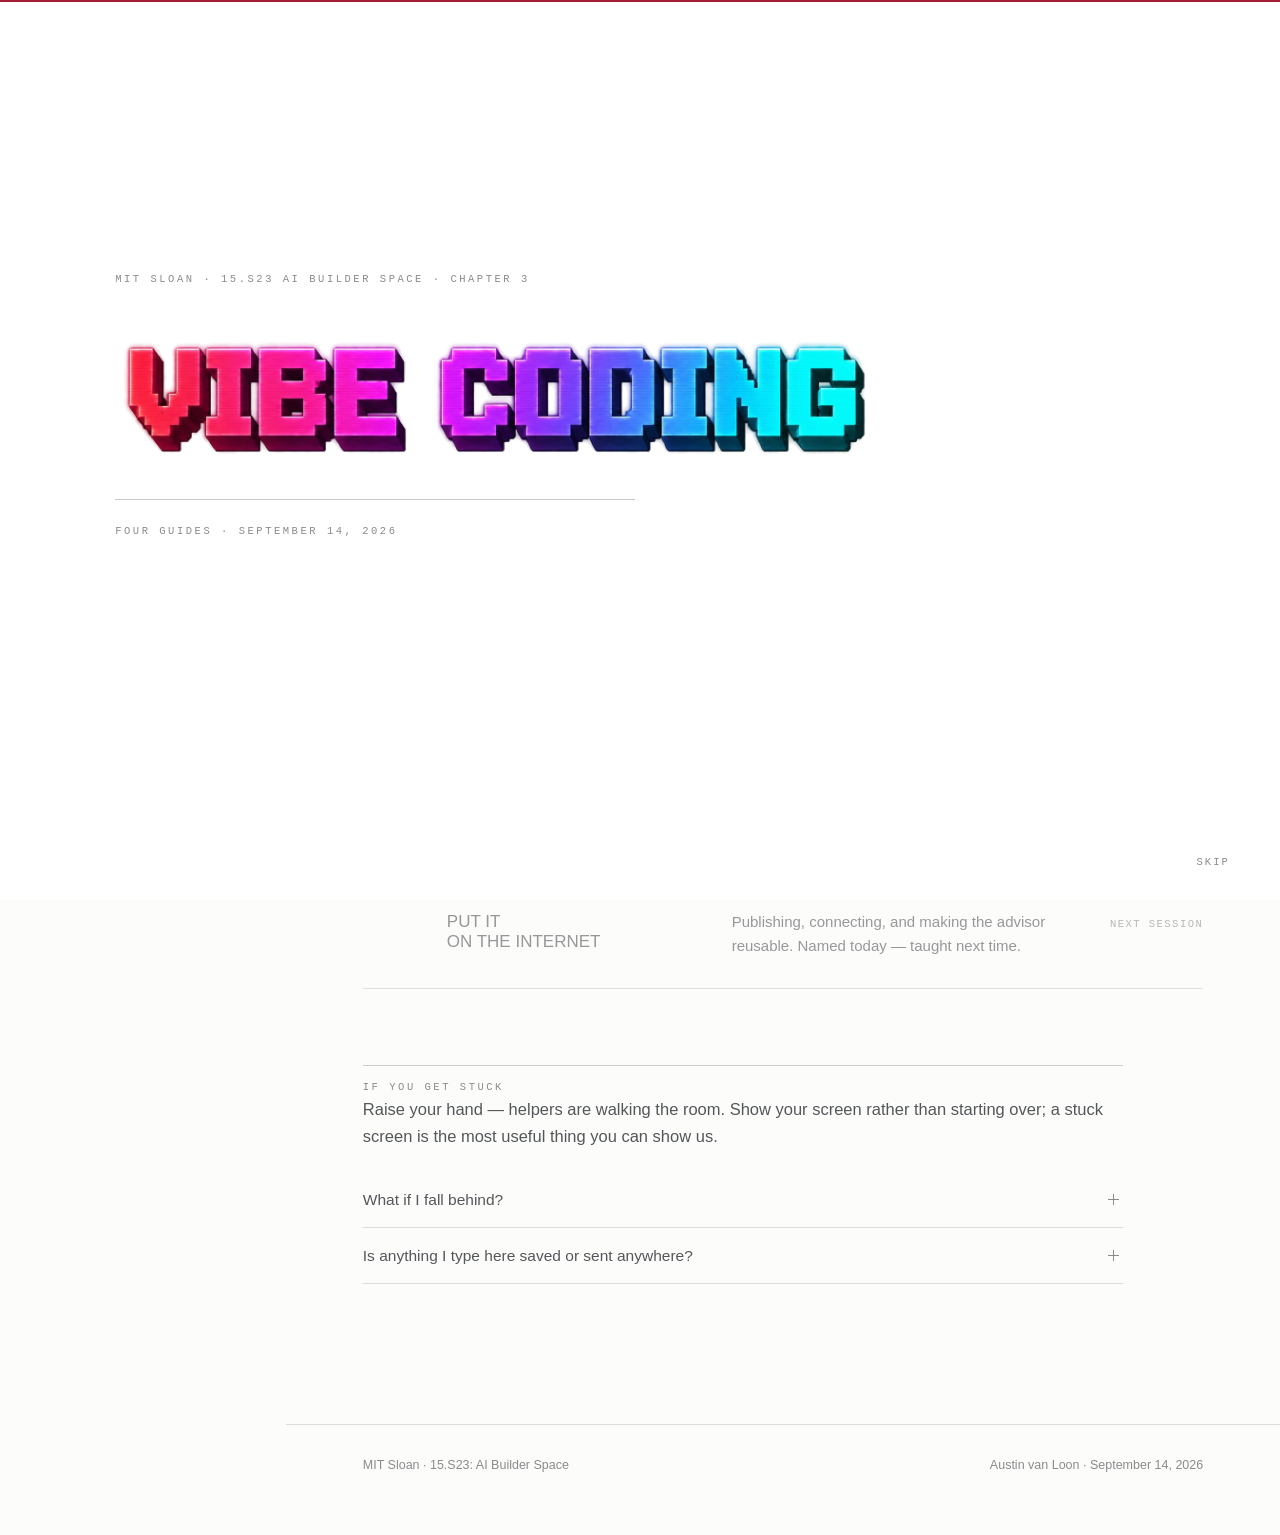
<file: index.html>
<!doctype html>
<html lang="en">
<head>
<meta charset="utf-8">
<meta name="viewport" content="width=device-width, initial-scale=1">
<title>Vibe Coding · 15.S23 AI Builder Space</title>
<meta name="description" content="Workshop guides for AI Foundations Chapter 3: Vibe Coding. MIT Sloan, 15.S23 AI Builder Space.">
<link rel="stylesheet" href="assets/alt.css">
<link rel="icon" href="assets/favicon.ico" sizes="any">
<link rel="apple-touch-icon" href="assets/icon-180.png">
<script>document.documentElement.className+=" js"</script>
</head>
<body>

<!-- ------------------------------------------------------------- opening -->
<div class="intro">
  <div class="intro__sweep"></div>
  <div class="intro__inner">
    <p class="intro__eyebrow label">MIT Sloan · 15.S23 AI Builder Space · Chapter 3</p>
    <h1 class="intro__title"><span><picture><source srcset="assets/vibe-coding.webp" type="image/webp"><img class="intro__mark"
      src="assets/vibe-coding.png" width="1600" height="273" alt="Vibe Coding"></picture></span></h1>
    <div class="intro__rule"></div>
    <p class="intro__meta label">Four guides · September 14, 2026</p>
    <div class="intro__go"><button class="btn">Enter</button></div>
  </div>
  <button class="intro__skip">Skip</button>
</div>

<!-- ---------------------------------------------------------------- rail -->
<aside class="rail">
  <a href="index.html" style="line-height:0">
    <img class="rail__tag" src="assets/tag.png"
         alt="AI Foundations"></a>
  <a class="rail__chapter" href="index.html" aria-current="page">
    <span class="label">Chapter 3</span>
    <span class="rail__chapter-t">Vibe Coding</span></a>
  <!-- the collapsed bar under 1080px names the page instead -->
  <p class="rail__sec label">Chapter 3</p>
  <p class="rail__track">Vibe Coding</p>

  <nav class="rail__nav" aria-label="Guides">
    <ul class="rail__guides">
      <li class="rail__guide" data-guide="setup">
        <a class="rail__g" href="setup.html"><span class="rail__n">02</span><span class="rail__gl">Set up your machine</span></a>
      </li>
      <li class="rail__guide" data-guide="warmup">
        <a class="rail__g" href="warmup.html"><span class="rail__n">04</span><span class="rail__gl">Build your page</span></a>
      </li>
      <li class="rail__guide" data-guide="advisor">
        <a class="rail__g" href="advisor.html"><span class="rail__n">06</span><span class="rail__gl">Build your MBA advisor</span></a>
      </li>
      <li class="rail__guide" data-guide="test">
        <a class="rail__g" href="test.html"><span class="rail__n">07</span><span class="rail__gl">Test it, know its limits</span></a>
      </li>
    </ul>
  </nav>

  <div class="rail__foot">
    <p class="label" style="margin:0">Sunday · two hours</p>
  </div>
</aside>

<!-- --------------------------------------------------------------- sheet -->
<main class="sheet">
  <div class="col" style="max-width:980px">

    <header class="hero">
      <p class="hero__kicker label">Chapter 3</p>
      <h1 class="hero__t"><picture><source srcset="assets/vibe-coding.webp" type="image/webp"><img class="hero__mark"
        src="assets/vibe-coding.png" width="1600" height="273" alt="Vibe Coding"></picture></h1>
      <p class="hero__p">Everything you need today lives on these four pages. Work
        through them in order — each one keeps your place as you go.</p>
    </header>

    <section class="index">
      <p class="label" style="margin:0 0 4px">The guides · sections 02 · 04 · 06 · 07</p>

      <a class="entry" href="setup.html">
        <span class="entry__n">02</span>
        <span class="entry__t">Set up<br>your machine</span>
        <span class="entry__d">Install Claude Desktop, make your workshop folders, and
          prove it works with a one-file hello.</span>
        <span class="entry__s" data-track-status="setup">4 steps · ~15 min</span>
      </a>

      <a class="entry" href="warmup.html">
        <span class="entry__n">04</span>
        <span class="entry__t">Build<br>your page</span>
        <span class="entry__d">One folder, one file, your decisions. Let Claude interview
          you before it builds anything.</span>
        <span class="entry__s" data-track-status="warmup">2 steps · 14 min</span>
      </a>

      <a class="entry" href="advisor.html">
        <span class="entry__n">06</span>
        <span class="entry__t">Build your<br>MBA advisor</span>
        <span class="entry__d">A workspace that knows the packet, learns your goals, and
          shows its sources.</span>
        <span class="entry__s" data-track-status="advisor">4 steps · 25 min</span>
      </a>

      <a class="entry" href="test.html">
        <span class="entry__n">07</span>
        <span class="entry__t">Test it,<br>know its limits</span>
        <span class="entry__d">Three real jobs, one impossible question, and the limits that
          remain. Two chats, two jobs: one edits, one answers.</span>
        <span class="entry__s" data-track-status="test">3 steps · 12 min</span>
      </a>

      <div class="entry entry--soon">
        <span class="entry__n"></span>
        <span class="entry__t">Put it<br>on the internet</span>
        <span class="entry__d">Publishing, connecting, and making the advisor reusable.
          Named today — taught next time.</span>
        <span class="entry__s">Next session</span>
      </div>
    </section>

    <section style="max-width:760px;margin-top:76px">
      <h2 class="sec">If you get stuck</h2>
      <p style="margin:0 0 22px">Raise your hand — helpers are walking the room. Show your
        screen rather than starting over; a stuck screen is the most useful thing you can
        show us.</p>
      <details class="help">
        <summary>What if I fall behind?</summary>
        <div class="help__b">
          <p>Nothing today is graded and nothing is sequential across students. If setup runs
            long, pair with a neighbour and watch — you'll still follow the exercise, and you
            can finish the install afterwards.</p>
          <p>Every page remembers where you were, so you can come back to it after class.</p>
        </div>
      </details>
      <details class="help">
        <summary>Is anything I type here saved or sent anywhere?</summary>
        <div class="help__b">
          <p>No. These pages are plain files with no server and no analytics. Your progress
            ticks are stored in your own browser only, and clearing them is one click at the
            bottom of each guide.</p>
        </div>
      </details>
    </section>

  </div>
</main>

<footer class="colophon">
  <span>MIT Sloan · 15.S23: AI Builder Space</span>
  <span class="colophon__spacer"></span>
  <span>Austin van Loon · September 14, 2026</span>
</footer>

<script>window.TRACK = { id: "hub" };</script>
<script src="assets/alt.js"></script>
<script>if(!window.__ALT_OK)document.documentElement.className=document.documentElement.className.replace(/(^|\s)js(\s|$)/," ")</script>
</body>
</html>
</file>
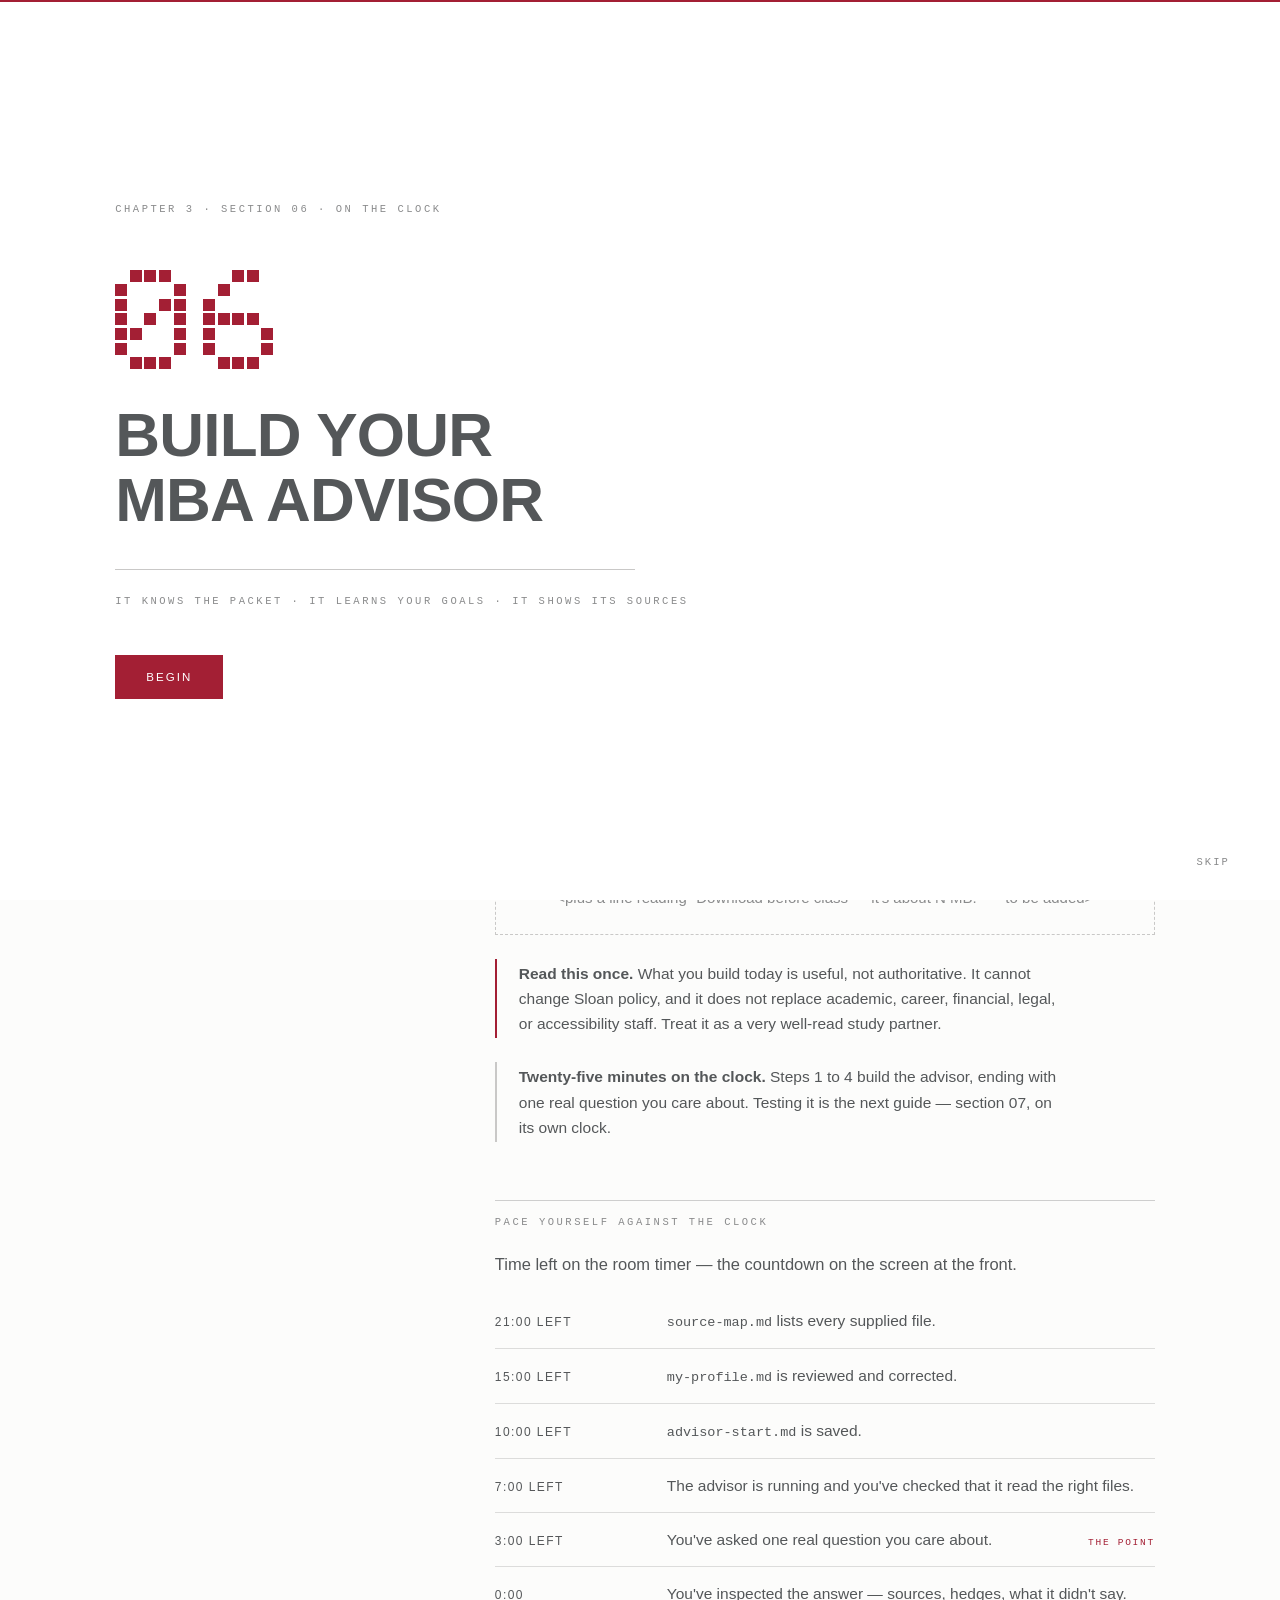
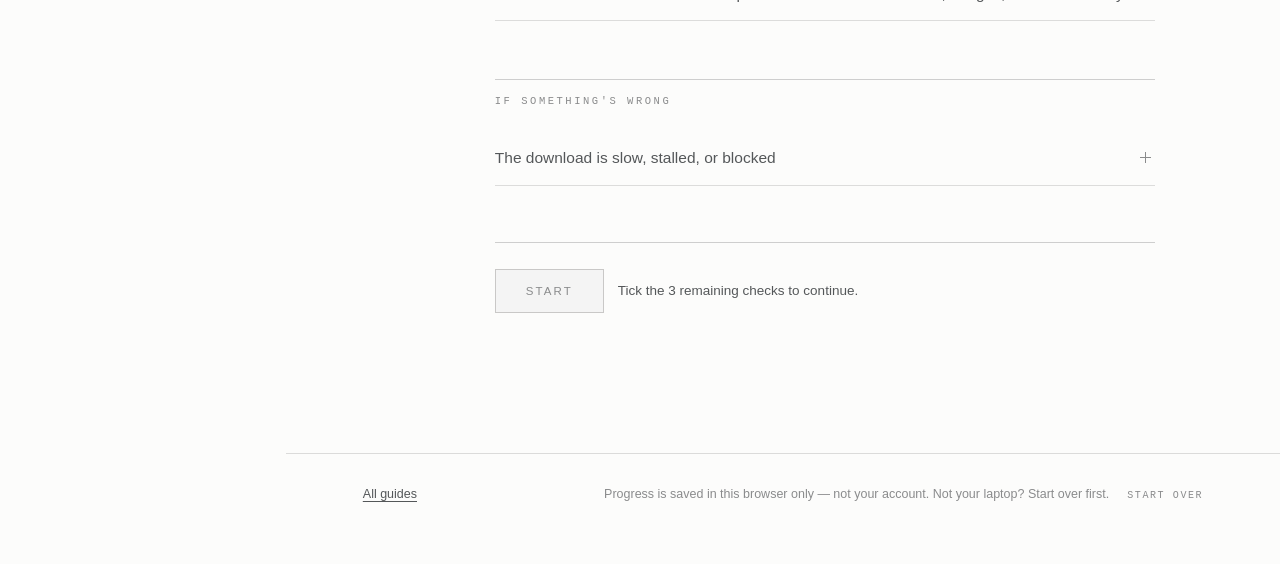
<file: advisor.html>
<!doctype html>
<html lang="en">
<head>
<meta charset="utf-8">
<meta name="viewport" content="width=device-width, initial-scale=1">
<title>Build your MBA advisor · Vibe Coding</title>
<meta name="description" content="A workspace that knows the packet, learns your goals, and shows its sources.">
<link rel="stylesheet" href="assets/alt.css">
<link rel="icon" href="assets/favicon.ico" sizes="any">
<link rel="apple-touch-icon" href="assets/icon-180.png">
<script>document.documentElement.className+=" js"</script>
</head>
<body>

<div class="intro">
  <div class="intro__sweep"></div>
  <div class="intro__inner">
    <p class="intro__eyebrow label">Chapter 3 · Section 06 · On the clock</p>
    <span class="intro__num dots" data-num="06"></span>
    <h1 class="intro__title"><span>Build your</span><span>MBA advisor</span></h1>
    <div class="intro__rule"></div>
    <p class="intro__meta label">It knows the packet · it learns your goals · it shows its sources</p>
    <div class="intro__go"><button class="btn">Begin</button></div>
  </div>
  <button class="intro__skip">Skip</button>
</div>

<aside class="rail">
  <a href="index.html" style="line-height:0">
    <img class="rail__tag" src="assets/tag.png"
         alt="AI Foundations"></a>
  <a class="rail__chapter" href="index.html">
    <span class="label">Chapter 3</span>
    <span class="rail__chapter-t">Vibe Coding</span></a>
  <!-- the collapsed bar under 1080px names the page instead -->
  <p class="rail__sec label">Section 06</p>
  <p class="rail__track">Build your <br>MBA advisor</p>

  <p class="rail__now"></p>

  <nav class="rail__nav" aria-label="Guides">
    <ul class="rail__guides">
      <li class="rail__guide" data-guide="setup">
        <a class="rail__g" href="setup.html"><span class="rail__n">02</span><span class="rail__gl">Set up your machine</span></a>
      </li>
      <li class="rail__guide" data-guide="warmup">
        <a class="rail__g" href="warmup.html"><span class="rail__n">04</span><span class="rail__gl">Build your page</span></a>
      </li>
      <li class="rail__guide is-current" data-guide="advisor">
        <a class="rail__g" href="advisor.html" aria-current="page"><span class="rail__n">06</span><span class="rail__gl">Build your MBA advisor</span></a>
        <ul class="rail__index"></ul>
      </li>
      <li class="rail__guide" data-guide="test">
        <a class="rail__g" href="test.html"><span class="rail__n">07</span><span class="rail__gl">Test it, know its limits</span></a>
      </li>
    </ul>
  </nav>

  <div class="rail__foot">
    <p class="rail__stuck">Stuck? Raise your hand.</p>
    <div class="meter" role="progressbar" aria-label="Progress"
         aria-valuemin="0" aria-valuemax="100" aria-valuenow="0"><div class="meter__fill"></div></div>
    <div class="rail__read">
      <span data-read-step>STEP 6.0</span><span data-read-pct>0%</span>
    </div>
  </div>
</aside>

<main class="sheet">
<div class="col">

<!-- ====================================================== 0 · PREFLIGHT -->
<section class="step" data-rail="Before you begin">
  <div class="step__head">
    <div></div>
    <div>
      <p class="step__eyebrow label">Before you begin</p>
      <h1 class="step__title">This one has<br>more ways to be wrong</h1>
    </div>
  </div>
  <div class="step__body">
    <p class="step__lede">The page followed instructions. An advisor exercises judgment — it
      reads sources, weighs your priorities, and gives a different answer to every person in
      this room. More agency, more usefulness, more ways to go wrong.</p>

    <h2 class="sec">Check</h2>
    <ul class="checks">
      <li><label class="check">
        <input type="checkbox" data-check="a-folder"><span class="check__box"></span>
        <span class="check__t">Claude Code is open on <code class="m">mba-advisor</code>
          <small>A different folder from the warm-up, on purpose — switch to it the way you opened <code class="m">personal-site</code>. Didn't make it in setup? Make an empty folder called <code class="m">mba-advisor</code> now, wherever <code class="m">personal-site</code> lives — that's all it is. This one is a workspace you'll bring back next session.</small></span>
      </label></li>
      <li><label class="check">
        <input type="checkbox" data-check="a-packet"><span class="check__box"></span>
        <span class="check__t">I've downloaded <code class="m">mba-materials</code> from Canvas
          <small>A zip on the course Canvas site — location below. Download it before class; step 1 shows you how to unzip it and where to put it.</small></span>
      </label></li>
      <li><label class="check">
        <input type="checkbox" data-check="a-privacy"><span class="check__box"></span>
        <span class="check__t">I know what I'm not going to type into this
          <small>Nothing financial, medical, immigration-related, or otherwise sensitive. It lives in a folder on your laptop.</small></span>
      </label></li>
    </ul>

    <div class="dashed">
      <b>mba-materials.zip — on Canvas</b>
      &lt;where on Canvas (module or page) — to be added&gt;<br>
      &lt;plus a line reading "Download before class — it's about N MB." — to be added&gt;
    </div>

    <div class="note note--warn"><b>Read this once.</b> What you build today is useful, not
      authoritative. It cannot change Sloan policy, and it does not replace academic, career,
      financial, legal, or accessibility staff. Treat it as a very well-read study partner.</div>

    <div class="note"><b>Twenty-five minutes on the clock.</b> Steps 1 to 4 build the advisor, ending with one real
      question you care about. Testing it is the next guide — section 07, on its own clock.</div>

    <h2 class="sec">Pace yourself against the clock</h2>
    <p>Time left on the room timer — the countdown on the screen at the front.</p>
    <div class="modes">
            <div class="mode"><span class="mode__n">21:00 left</span>
        <span class="mode__d"><code class="m">source-map.md</code> lists every supplied file.</span></div>
      <div class="mode"><span class="mode__n">15:00 left</span>
        <span class="mode__d"><code class="m">my-profile.md</code> is reviewed and corrected.</span></div>
      <div class="mode"><span class="mode__n">10:00 left</span>
        <span class="mode__d"><code class="m">advisor-start.md</code> is saved.</span></div>
      <div class="mode"><span class="mode__n">7:00 left</span>
        <span class="mode__d">The advisor is running and you've checked that it read the right files.</span></div>
      <div class="mode"><span class="mode__n">3:00 left</span>
        <span class="mode__d">You've asked one real question you care about.</span>
        <span class="mode__f">The point</span></div>
      <div class="mode"><span class="mode__n">0:00</span>
        <span class="mode__d">You've inspected the answer — sources, hedges, what it didn't say.</span></div>
    </div>

    <h2 class="sec">If something's wrong</h2>
    <details class="help">
      <summary>The download is slow, stalled, or blocked</summary>
      <div class="help__b">
        <p>Don't sit and watch a progress bar. Pair with a neighbour who already has it and copy
          the folder across — a memory stick, AirDrop, or a shared folder all work.</p>
        <p>A helper can also hand you the packet on a USB stick. Ask for one rather than
          retrying the download.</p>
      </div>
    </details>

    <div class="nav">
      <button class="btn" data-next>Start</button>
      <span class="nav__spacer"></span>
      <span class="nav__hint" data-hint></span>
    </div>
  </div>
</section>

<!-- ====================================================== 1 · INVENTORY -->
<section class="step" data-rail="Inventory the packet">
  <div class="step__head">
    <span class="step__num dots" data-num="6.1"></span>
    <div>
      <p class="step__eyebrow label">Step 1 of 4</p>
      <h1 class="step__title">Inventory the packet</h1>
    </div>
  </div>
  <div class="step__body">
    <p class="step__lede">Ground it in authoritative material before you personalize anything.
      You're building a map of what the advisor is allowed to treat as fact.</p>

    <h2 class="sec">What you're building</h2>
    <div class="tree">
      <div class="d">mba-advisor/ <span class="note">the workspace — bring it back next session</span></div>
      <div><span class="i">├─ </span><span class="d">mba-materials/</span> <span class="note">official source files, from Canvas</span></div>
      <div><span class="i">├─ </span><span class="f">source-map.md</span> <span class="note">what each source contains, when to use it</span></div>
      <div><span class="i">├─ </span><span class="f">my-profile.md</span> <span class="note">your goals, constraints, tradeoffs</span></div>
      <div><span class="i">├─ </span><span class="f">advisor-start.md</span> <span class="note">the rules that start the advisor</span></div>
      <div><span class="i">└─ </span><span class="f">test-log.md</span> <span class="note">what worked, failed, and changed</span></div>
    </div>

    <h2 class="sec">Do this</h2>
    <ol class="dos">
      <li><b>Open <code class="m">mba-advisor</code> in Claude Code</b>
        <small>Same three moves as setup: open the Code tab, choose to open a project folder, and pick <code class="m">mba-advisor</code> — it's beside <code class="m">personal-site</code>. Your warm-up page is untouched; you can switch back the same way.</small></li>
      <li><b>Put <code class="m">mba-materials</code> inside it</b>
        <small>Windows: right-click the .zip, choose <b>Extract All</b>, then Extract — don't drag files out of the preview window. Mac: double-click it. Then drag the <code class="m">mba-materials</code> folder into <code class="m">mba-advisor</code>. If it lands under a different name, rename it to <code class="m">mba-materials</code>.</small></li>
      <li><b>Ask Claude to inventory every file</b>
        <small>It will ask before writing anything — that's Manual mode from setup. Approve it.</small></li>
      <li><b>Ask it to write <code class="m">source-map.md</code></b>
        <small>Filename, topic, and when that source is useful.</small></li>
    </ol>

    <div class="prompt">
      <div class="prompt__bar">
        <span class="prompt__name">Inventory prompt</span>
        <button class="btn-copy" type="button">Copy</button>
      </div>
      <p class="prompt__body">List every file in this project folder, including files inside subfolders.

Then write source-map.md. For each file give: the filename, what it covers, and when it would be the right source to consult.

Do not summarize the contents in detail yet, and do not include any file you could not actually open — list those separately as unreadable.</p>
    </div>

    <div class="note"><b>Quality check:</b> every file in the packet should appear in
      <code class="m">source-map.md</code> — either as a mapped entry or in the unreadable list.
      <b>Count both.</b> Open <code class="m">mba-materials</code> in Finder or File
      Explorer and count what's there, including anything inside subfolders. A map that quietly
      skips three documents is worse than no map, because you'll trust it.</div>

    <h2 class="sec">Done when</h2>
    <ul class="checks">
      <li><label class="check">
        <input type="checkbox" data-check="a1-placed"><span class="check__box"></span>
        <span class="check__t"><code class="m">mba-materials</code> is inside <code class="m">mba-advisor</code></span>
      </label></li>
      <li><label class="check">
        <input type="checkbox" data-check="a1-map"><span class="check__box"></span>
        <span class="check__t"><code class="m">source-map.md</code> exists and I've read it
          <small>To read it, just ask: <i>"Show me source-map.md."</i> You never need to open an editor.</small></span>
      </label></li>
      <li><label class="check">
        <input type="checkbox" data-check="a1-count"><span class="check__box"></span>
        <span class="check__t">I counted: every supplied file appears in the map — mapped, or listed as unreadable</span>
      </label></li>
    </ul>

    <div class="note note--warn"><b>Two minutes, then raise your hand.</b> Show us the screen
      rather than starting over — a stuck session is the most useful thing you can show a
      helper.</div>

    <h2 class="sec">If something's wrong</h2>
    <details class="help">
      <summary>I can see the files but Claude can't</summary>
      <div class="help__b">
        <p>Almost always the zip. On Windows, double-clicking a .zip opens a preview window that
          looks exactly like a folder — files dragged out of it one at a time land somewhere you
          didn't choose, and the folder Claude is looking at stays empty. Extract the archive
          properly, then move the whole extracted folder into <code>mba-advisor</code>.</p>
        <p>Then check what it can actually see: <i>"Which folder are you working in, and what do
          you see in it?"</i></p>
      </div>
    </details>
    <details class="help">
      <summary>It asked me to approve something</summary>
      <div class="help__b">
        <p>That's the permissions layer from setup doing its job. Read what it wants to write,
          then approve it.</p>
        <p>The warm-up asked you to stay in Manual throughout. Here, if you'd rather stop
          approving every file, you can switch to Accept edits — but read the first two or three
          before you do.</p>
      </div>
    </details>
    <details class="help">
      <summary>It says it can't read some of the files</summary>
      <div class="help__b">
        <p>Scanned PDFs are images, so there may be no text to read. That's a real limit and
          worth noticing out loud — ask it to list those files as unreadable in the map rather
          than guessing at their contents.</p>
        <p>If <i>everything</i> is unreadable, you've probably opened the wrong folder. Ask:
          <i>"Which folder are you working in, and what do you see in it?"</i></p>
      </div>
    </details>
    <details class="help">
      <summary>The map is missing files, or invented ones</summary>
      <div class="help__b">
        <p>Say exactly what you counted: <i>"There are NN files in mba-materials and your
          map accounts for MM. List every file again, including subfolders, and rewrite the
          map."</i></p>
        <p>Invented entries are the more serious failure. If you see one, that's worth raising
          your hand about — it's a live example of the thing this whole session is warning you
          about.</p>
      </div>
    </details>
    <details class="help">
      <summary>It's summarizing everything at length and taking forever</summary>
      <div class="help__b">
        <p>Stop it: <i>"Too much detail. One line per file."</i> You want a map, not a digest —
          the reading happens later, when a real question needs it.</p>
      </div>
    </details>

    <div class="nav">
      <button class="btn btn--ghost" data-back>Back</button>
      <button class="btn" data-next>Next</button>
      <span class="nav__spacer"></span>
      <span class="nav__hint" data-hint></span>
    </div>
  </div>
</section>

<!-- ====================================================== 2 · PROFILE -->
<section class="step" data-rail="Teach it who you are">
  <div class="step__head">
    <span class="step__num dots" data-num="6.2"></span>
    <div>
      <p class="step__eyebrow label">Step 2 of 4</p>
      <h1 class="step__title">Teach it who you are</h1>
    </div>
  </div>
  <div class="step__body">
    <p class="step__lede">Same move as the warm-up: let it interview you rather than drafting a
      perfect profile from scratch. The correction pass at the end is the real point — you
      approve the profile before anything relies on it.</p>

    <div class="prompt">
      <div class="prompt__bar">
        <span class="prompt__name">Profile prompt</span>
        <button class="btn-copy" type="button">Copy</button>
      </div>
      <p class="prompt__body">Interview me one question at a time — no more than five — about:

- career direction
- skills I want to build
- communities and experiences I value
- time and scheduling constraints
- tradeoffs I am willing to make

Then summarize my answers in my-profile.md and ask me to correct it.</p>
    </div>

    <p>Paste it into the chat and press Enter. Answer one question at a time — rough answers are
      fine. When it writes <code class="m">my-profile.md</code>, approve the edit, then read it
      back and correct what's wrong. Correcting it is the step.</p>

    <div class="note note--warn"><b>Privacy.</b> Only include what you're comfortable storing in
      a folder on your laptop. Do not add financial, health, accessibility, immigration, or
      identity information — none of it makes the advice better, and all of it makes the file
      riskier.</div>

    <h2 class="sec">Done when</h2>
    <ul class="checks">
      <li><label class="check">
        <input type="checkbox" data-check="a2-file"><span class="check__box"></span>
        <span class="check__t"><code class="m">my-profile.md</code> exists</span>
      </label></li>
      <li><label class="check">
        <input type="checkbox" data-check="a2-read"><span class="check__box"></span>
        <span class="check__t">I read it and corrected at least one thing
          <small>There is almost always something — an emphasis it overstated, a constraint it softened.</small></span>
      </label></li>
    </ul>

    <h2 class="sec">If something's wrong</h2>
    <details class="help">
      <summary>The profile sounds like a cover letter, not like me</summary>
      <div class="help__b">
        <p>Say so: <i>"This is too polished and too positive. Rewrite it plainly, including the
          constraints and the things I said I'd give up."</i> A profile that only contains
          ambitions produces advice that ignores your actual life.</p>
      </div>
    </details>
    <details class="help">
      <summary>I don't know my career direction yet</summary>
      <div class="help__b">
        <p>Say that — it's a real and useful answer. <i>"I'm genuinely undecided between two
          directions; treat that uncertainty as a fact about me and don't resolve it for me."</i>
          An advisor that knows you're exploring gives better advice than one guessing you're
          sure.</p>
      </div>
    </details>
    <details class="help">
      <summary>It asked all five questions at once</summary>
      <div class="help__b">
        <p><i>"One at a time, please. Wait for my answer before the next question."</i> The
          one-at-a-time constraint exists because your third answer changes what the fourth
          question should be.</p>
      </div>
    </details>
    <details class="help">
      <summary>I'm behind. What can I skip?</summary>
      <div class="help__b">
        <p>Nothing outright — each step's boxes have to be ticked before the next one opens.
          But two things can be done lightly: the correction pass on <code>my-profile.md</code>
          can be one line rather than a careful edit, and <code>test-log.md</code> can be three
          lines.</p>
        <p>Do the source map, the rules file, and the test guide properly. Those are the exercise. An
          advisor with a thin profile still teaches you something; an advisor you never tested
          teaches you nothing.</p>
      </div>
    </details>

    <div class="nav">
      <button class="btn btn--ghost" data-back>Back</button>
      <button class="btn" data-next>Next</button>
      <span class="nav__spacer"></span>
      <span class="nav__hint" data-hint></span>
    </div>
  </div>
</section>

<!-- ====================================================== 3 · RULES -->
<section class="step" data-rail="Write the rules">
  <div class="step__head">
    <span class="step__num dots" data-num="6.3"></span>
    <div>
      <p class="step__eyebrow label">Step 3 of 4</p>
      <h1 class="step__title">Write the rules</h1>
    </div>
  </div>
  <div class="step__body">
    <p class="step__lede">Behaviour design, written down — inspectable, and revisable when a
      test fails. Ask Claude to save these six lines as <code class="m">advisor-start.md</code>
      — you never type the file yourself. Approve the write when Claude asks.</p>

    <h2 class="sec">The six rules</h2>
    <ol class="dos">
      <li><b>Answer the decision — don't just summarize documents.</b> <span class="qual q1">Direct</span></li>
      <li><b>Use my-profile.md to personalize the recommendation.</b> <span class="qual q2">Personal</span></li>
      <li><b>Cite the supporting file and section when possible.</b> <span class="qual q3">Traceable</span></li>
      <li><b>Separate official facts from your judgment.</b> <span class="qual q3">Traceable</span></li>
      <li><b>Say when the materials do not support an answer.</b> <span class="qual q4">Honest</span></li>
      <li><b>Ask a follow-up when missing info would change the advice.</b> <span class="qual q4">Honest</span></li>
    </ol>

    <div class="prompt">
      <div class="prompt__bar">
        <span class="prompt__name">Create the rules file</span>
        <button class="btn-copy" type="button">Copy</button>
      </div>
      <p class="prompt__body">Create advisor-start.md containing exactly these rules:

1. Answer the decision — don't just summarize documents.
2. Use my-profile.md to personalize the recommendation.
3. Cite the supporting file and section when possible.
4. Separate official facts from your judgment.
5. Say when the materials do not support an answer.
6. Ask a follow-up when missing info would change the advice.</p>
    </div>

    <div class="note"><b>These four colours follow you through the rest of the session.</b>
      They're the same four qualities you'll grade the answers against, and the same four you'll
      come back and strengthen when a test fails.</div>

    <h2 class="sec">Done when</h2>
    <ul class="checks">
      <li><label class="check">
        <input type="checkbox" data-check="a3-file"><span class="check__box"></span>
        <span class="check__t"><code class="m">advisor-start.md</code> is saved in the workspace</span>
      </label></li>
      <li><label class="check">
        <input type="checkbox" data-check="a3-own"><span class="check__box"></span>
        <span class="check__t">I've added or changed at least one rule to suit me
          <small>Just say it in the chat — <i>"Add a seventh rule to advisor-start.md: be blunt, no encouraging preamble."</i> You never have to edit the file by hand. Keep the grounding and uncertainty rules, though — those are the ones that matter.</small></span>
      </label></li>
    </ul>

    <h2 class="sec">If something's wrong</h2>
    <details class="help">
      <summary>What should I add?</summary>
      <div class="help__b">
        <p>Things you actually want. <i>"Be blunt — no encouraging preamble."</i> <i>"Always give
          me a second option I might not have considered."</i> <i>"Keep answers under 200 words
          unless I ask for more."</i> Rules about how it talks to you are as legitimate as rules
          about evidence.</p>
      </div>
    </details>
    <details class="help">
      <summary>Isn't this just a prompt? Why a file?</summary>
      <div class="help__b">
        <p>Because a file survives the conversation. Next session you'll open this folder, and
          the rules will still be there — along with the profile, the map, and the test log. That
          persistence is what makes this a workspace instead of a chat.</p>
      </div>
    </details>

    <div class="nav">
      <button class="btn btn--ghost" data-back>Back</button>
      <button class="btn" data-next>Next</button>
      <span class="nav__spacer"></span>
      <span class="nav__hint" data-hint></span>
    </div>
  </div>
</section>

<!-- ====================================================== 4 · START -->
<section class="step" data-rail="Start the advisor">
  <div class="step__head">
    <span class="step__num dots" data-num="6.4"></span>
    <div>
      <p class="step__eyebrow label">Step 4 of 4</p>
      <h1 class="step__title">Start the advisor</h1>
    </div>
  </div>
  <div class="step__body">
    <p class="step__lede">Three files, one instruction, and the thing wakes up knowing the packet and knowing you.</p>

    <h2 class="sec">Do this</h2>
    <ol class="dos">
      <li><b>Start a new chat — still in <code class="m">mba-advisor</code>. This is the advisor chat.</b>
        <small>Look for the control that starts a new conversation, not the one that opens a folder. The chat from steps 1 to 3 is the <b>build chat</b> — keep it open; the test guide uses both. The advisor gets a clean chat, so the only thing in its head is the three files it's about to read.</small></li>
      <li><b>Paste the start prompt below</b>
        <small>Then watch its first reply for the four behaviours.</small></li>
    </ol>

    <div class="prompt">
      <div class="prompt__bar">
        <span class="prompt__name">Start the advisor</span>
        <button class="btn-copy" type="button">Copy</button>
      </div>
      <p class="prompt__body">Act as my personal Sloan MBA advisor for this session. First read source-map.md, my-profile.md, and the rules in advisor-start.md. Use the files in mba-materials as the source of truth for factual claims about Sloan. If any of those three files is missing, tell me which one before you start.

Help me make decisions, not just find passages. For every recommendation: answer directly, explain why it fits my profile, cite the source file and section, and label judgment and uncertainty. If the materials do not support an answer, say so.

Begin by telling me what kinds of decisions you can help with, based on the sources you found.</p>
    </div>

    <h2 class="sec">Four behaviours to watch for in its first reply</h2>
    <div class="quals">
      <span class="qual q1">Answer</span>
      <span class="qual q2">Personalize</span>
      <span class="qual q3">Cite</span>
      <span class="qual q4">Admit uncertainty</span>
    </div>

    <div class="note" style="margin-top:26px"><b>Change the tone and priorities freely — keep
      the grounding and uncertainty rules.</b> If you want a blunter advisor, or one that leads
      with tradeoffs, say so. What shouldn't change is that claims trace to sources and gaps get
      admitted.</div>

    <h2 class="sec">Done when</h2>
    <ul class="checks">
      <li><label class="check">
        <input type="checkbox" data-check="a4-fresh"><span class="check__box"></span>
        <span class="check__t">I started it in a new chat — the advisor chat, not the build chat</span>
      </label></li>
      <li><label class="check">
        <input type="checkbox" data-check="a4-running"><span class="check__box"></span>
        <span class="check__t">It told me what kinds of decisions it can help with</span>
      </label></li>
      <li><label class="check">
        <input type="checkbox" data-check="a4-real"><span class="check__box"></span>
        <span class="check__t">I asked one real question I actually care about
          <small>Not a test question. A real one. That's how you find out whether this is useful.</small></span>
      </label></li>
    </ul>

    <h2 class="sec">If something's wrong</h2>
    <details class="help">
      <summary>It says one of the three files is missing</summary>
      <div class="help__b">
        <p>You can still run it. Say: <i>"Start anyway without that file, and tell me what you'll
          be missing because of it."</i> A missing <code>my-profile.md</code> costs you
          personalization; a missing <code>source-map.md</code> costs you citations. If it's
          <code>advisor-start.md</code>, go back to step 3 — that one is the exercise.</p>
      </div>
    </details>
    <details class="help">
      <summary>It's summarizing documents instead of answering</summary>
      <div class="help__b">
        <p>The most common failure, and rule 1 exists for it. Push back in the moment —
          <i>"You summarized. What should I actually do, and why that rather than the
          alternative?"</i> — then, in the test guide, strengthen the rule so you don't have to keep
          saying it.</p>
      </div>
    </details>
    <details class="help">
      <summary>It isn't citing anything</summary>
      <div class="help__b">
        <p><i>"For every factual claim, name the file and section it came from. If you can't, say
          that it's your judgment rather than something in the materials."</i></p>
      </div>
    </details>
    <details class="help">
      <summary>It forgot the rules halfway through</summary>
      <div class="help__b">
        <p>Long conversations drift. <i>"Re-read advisor-start.md and apply it to your last
          answer."</i> If it keeps drifting, that's information: your rules may be too many or
          too vague to hold onto.</p>
      </div>
    </details>

    <div class="nav">
      <button class="btn btn--ghost" data-back>Back</button>
      <button class="btn" data-next>Next</button>
      <span class="nav__spacer"></span>
      <span class="nav__hint" data-hint></span>
    </div>
  </div>
</section>

<section class="done">
  <span class="done__num dots" data-num="06"></span>
  <h1 class="done__t">It's built. Now find out what you built.</h1>
  <p class="done__p">You grounded an agent in official sources, taught it your priorities, wrote
    its rules down where you can inspect them, and asked it one question you actually care
    about. Whether it deserves your trust is the next guide — its own section, its own clock.</p>
  <p class="done__p"><b>Keep both chats open.</b> The build chat edits files; the advisor chat
    answers. The test uses both.</p>

  <div class="nav">
    <a class="btn btn--red" href="test.html">Next: test it — section 07</a>
    <a class="btn btn--ghost" href="index.html">All guides</a>
    <button class="btn btn--ghost" data-restart>Review the steps</button>
  </div>
</section>

</div>
</main>

<footer class="colophon">
  <a href="index.html">All guides</a>
  <span class="colophon__spacer"></span>
  <span>Progress is saved in this browser only — not your account. Not your laptop? Start over first.</span>
  <button class="btn-reset">Start over</button>
</footer>

<script>window.TRACK = { id: "advisor",
  hintTail: " — tick them as you go" };</script>
<script src="assets/alt.js"></script>
<script>if(!window.__ALT_OK)document.documentElement.className=document.documentElement.className.replace(/(^|\s)js(\s|$)/," ")</script>
</body>
</html>
</file>
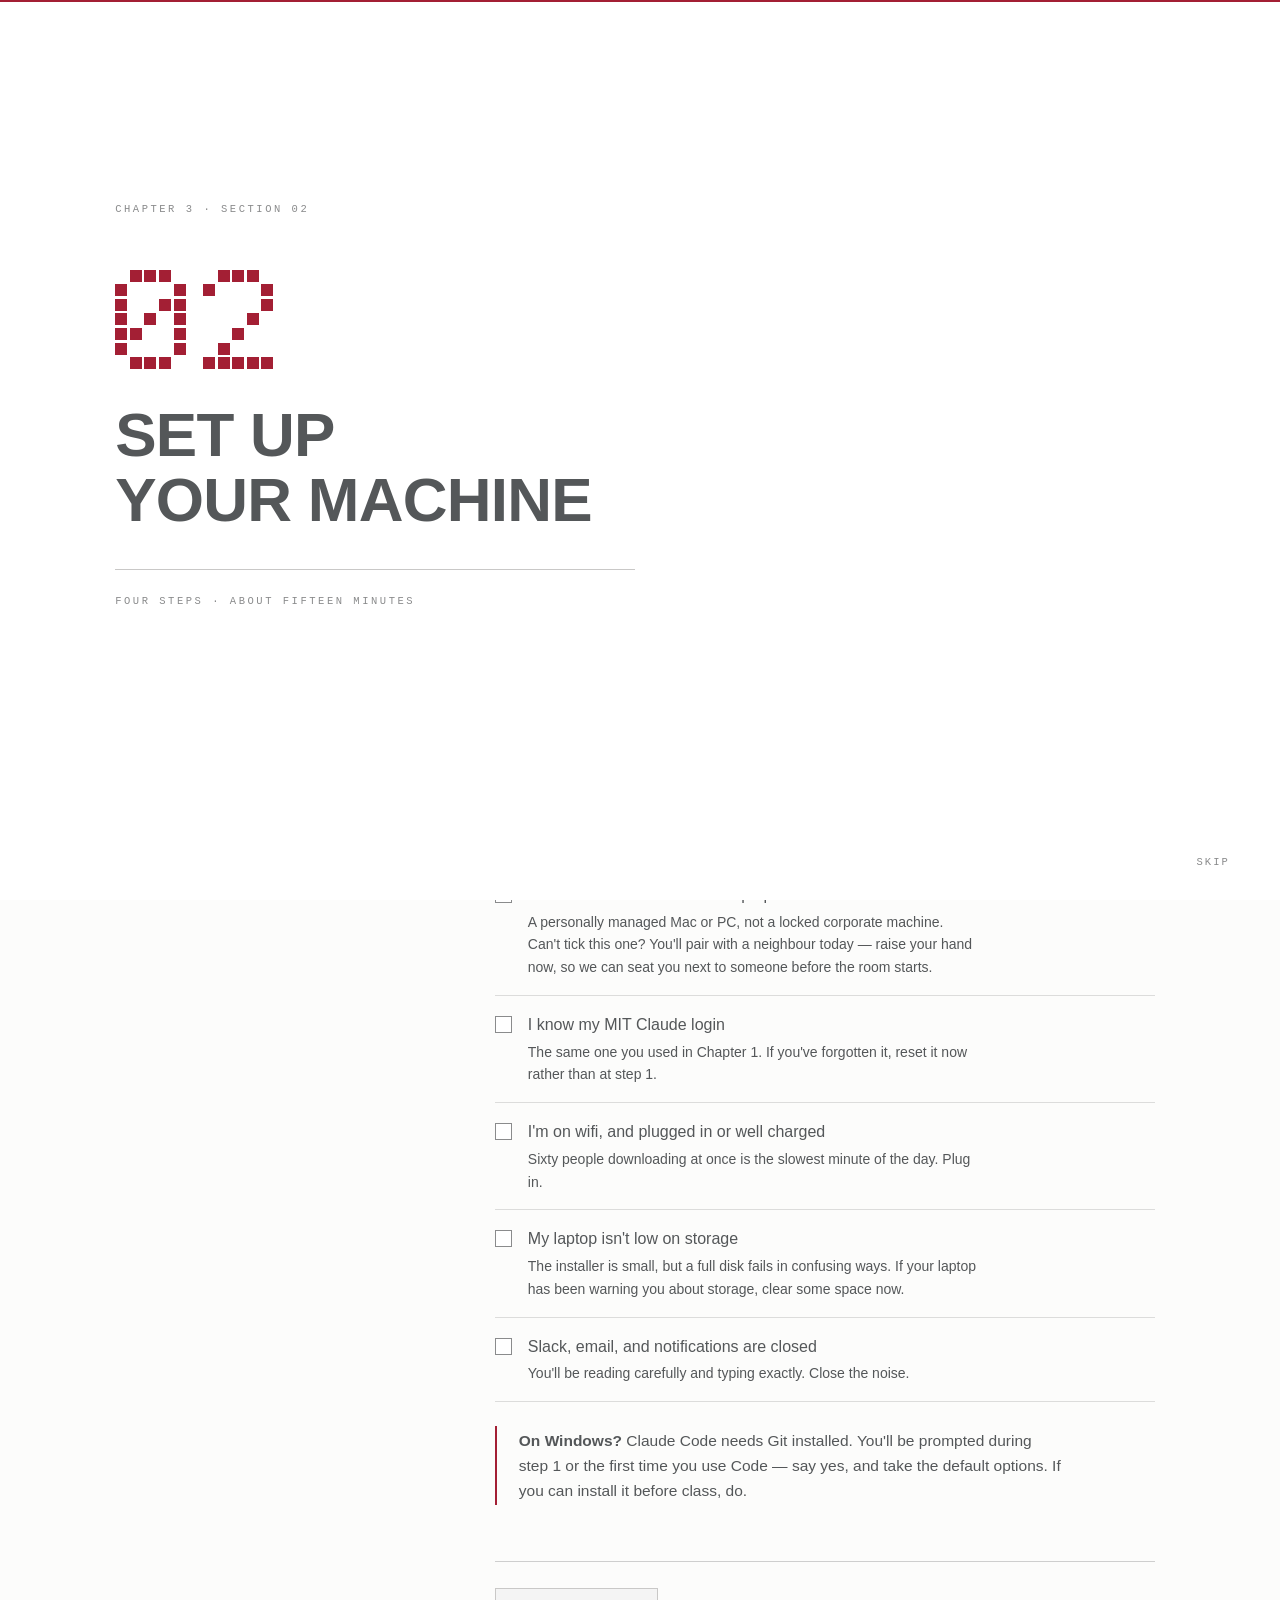
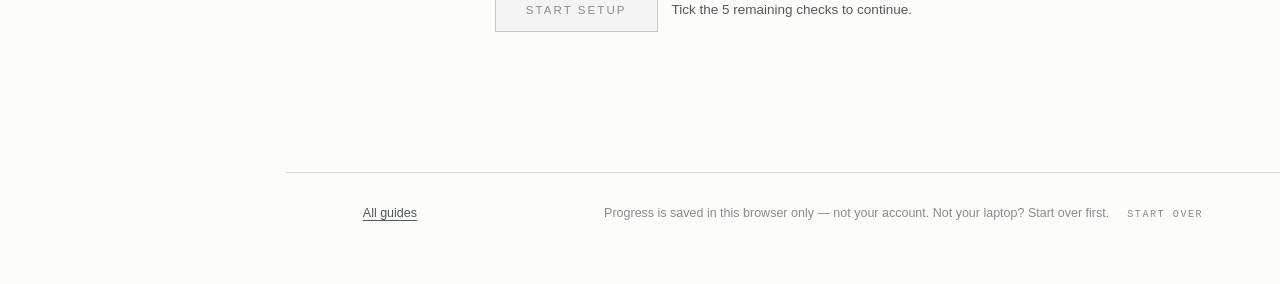
<file: setup.html>
<!doctype html>
<html lang="en">
<head>
<meta charset="utf-8">
<meta name="viewport" content="width=device-width, initial-scale=1">
<title>Set up your machine · Vibe Coding</title>
<meta name="description" content="Install Claude Desktop, create your workshop folders, and prove it works.">
<link rel="stylesheet" href="assets/alt.css">
<link rel="icon" href="assets/favicon.ico" sizes="any">
<link rel="apple-touch-icon" href="assets/icon-180.png">
<script>document.documentElement.className+=" js"</script>
</head>
<body>

<div class="intro">
  <div class="intro__sweep"></div>
  <div class="intro__inner">
    <p class="intro__eyebrow label">Chapter 3 · Section 02</p>
    <span class="intro__num dots" data-num="02"></span>
    <h1 class="intro__title"><span>Set up</span><span>your machine</span></h1>
    <div class="intro__rule"></div>
    <p class="intro__meta label">Four steps · about fifteen minutes</p>
    <div class="intro__go"><button class="btn">Begin</button></div>
  </div>
  <button class="intro__skip">Skip</button>
</div>

<aside class="rail">
  <a href="index.html" style="line-height:0">
    <img class="rail__tag" src="assets/tag.png"
         alt="AI Foundations"></a>
  <a class="rail__chapter" href="index.html">
    <span class="label">Chapter 3</span>
    <span class="rail__chapter-t">Vibe Coding</span></a>
  <!-- the collapsed bar under 1080px names the page instead -->
  <p class="rail__sec label">Section 02</p>
  <p class="rail__track">Set up <br>your machine</p>

  <p class="rail__now"></p>

  <nav class="rail__nav" aria-label="Guides">
    <ul class="rail__guides">
      <li class="rail__guide is-current" data-guide="setup">
        <a class="rail__g" href="setup.html" aria-current="page"><span class="rail__n">02</span><span class="rail__gl">Set up your machine</span></a>
        <ul class="rail__index"></ul>
      </li>
      <li class="rail__guide" data-guide="warmup">
        <a class="rail__g" href="warmup.html"><span class="rail__n">04</span><span class="rail__gl">Build your page</span></a>
      </li>
      <li class="rail__guide" data-guide="advisor">
        <a class="rail__g" href="advisor.html"><span class="rail__n">06</span><span class="rail__gl">Build your MBA advisor</span></a>
      </li>
      <li class="rail__guide" data-guide="test">
        <a class="rail__g" href="test.html"><span class="rail__n">07</span><span class="rail__gl">Test it, know its limits</span></a>
      </li>
    </ul>
  </nav>

  <div class="rail__foot">
    <p class="rail__stuck">Stuck? Raise your hand.</p>
    <div class="meter" role="progressbar" aria-label="Progress"
         aria-valuemin="0" aria-valuemax="100" aria-valuenow="0"><div class="meter__fill"></div></div>
    <div class="rail__read">
      <span data-read-step>STEP 2.0</span><span data-read-pct>0%</span>
    </div>
  </div>
</aside>

<main class="sheet">
<div class="col">

<!-- ====================================================== 0 · PREFLIGHT -->
<section class="step" data-rail="Before you begin">
  <div class="step__head">
    <div></div>
    <div>
      <p class="step__eyebrow label">Before you begin</p>
      <h1 class="step__title">Five things to check<br>before we start</h1>
    </div>
  </div>
  <div class="step__body">
    <p class="step__lede">Fifteen minutes for all four steps. Thirty seconds now saves ten
      minutes later — tick what's true, the page remembers. If you're still installing when the
      room moves on, stop and pair with a neighbour: you'll do every exercise from their screen
      and finish your own install afterwards.</p>

    <h2 class="sec">Pace yourself against the clock</h2>
    <p>Time left on the room timer — the countdown on the screen at the front.</p>
    <div class="modes">
      <div class="mode"><span class="mode__n">12:00 left</span>
        <span class="mode__d">Claude Desktop is installed and you're signed in.</span></div>
      <div class="mode"><span class="mode__n">9:00 left</span>
        <span class="mode__d">The workshop folder exists, with its two rooms inside.</span></div>
      <div class="mode"><span class="mode__n">6:00 left</span>
        <span class="mode__d"><code class="m">personal-site</code> is open in Claude Code.</span></div>
      <div class="mode"><span class="mode__n">3:00 left</span>
        <span class="mode__d"><code class="m">index.html</code> shows your name in the browser.</span>
        <span class="mode__f">The point</span></div>
      <div class="mode"><span class="mode__n">0:00</span>
        <span class="mode__d">Done? Help a neighbour.</span></div>
    </div>

    <h2 class="sec">Check</h2>
    <ul class="checks">
      <li><label class="check">
        <input type="checkbox" data-check="pre-admin"><span class="check__box"></span>
        <span class="check__t">I can install software on this laptop
          <small>A personally managed Mac or PC, not a locked corporate machine. Can't tick this
            one? You'll pair with a neighbour today — raise your hand now, so we can seat you next
            to someone before the room starts.</small></span>
      </label></li>
      <li><label class="check">
        <input type="checkbox" data-check="pre-login"><span class="check__box"></span>
        <span class="check__t">I know my MIT Claude login
          <small>The same one you used in Chapter 1. If you've forgotten it, reset it now rather than at step 1.</small></span>
      </label></li>
      <li><label class="check">
        <input type="checkbox" data-check="pre-power"><span class="check__box"></span>
        <span class="check__t">I'm on wifi, and plugged in or well charged
          <small>Sixty people downloading at once is the slowest minute of the day. Plug in.</small></span>
      </label></li>
      <li><label class="check">
        <input type="checkbox" data-check="pre-space"><span class="check__box"></span>
        <span class="check__t">My laptop isn't low on storage
          <small>The installer is small, but a full disk fails in confusing ways. If your laptop
            has been warning you about storage, clear some space now.</small></span>
      </label></li>
      <li><label class="check">
        <input type="checkbox" data-check="pre-focus"><span class="check__box"></span>
        <span class="check__t">Slack, email, and notifications are closed
          <small>You'll be reading carefully and typing exactly. Close the noise.</small></span>
      </label></li>
    </ul>

    <div class="note note--warn"><b>On Windows?</b> Claude Code needs Git installed. You'll be
      prompted during step 1 or the first time you use Code — say yes, and take the default
      options. If you can install it before class, do.</div>

    <div class="nav">
      <button class="btn" data-next>Start setup</button>
      <span class="nav__spacer"></span>
      <span class="nav__hint" data-hint></span>
    </div>
  </div>
</section>

<!-- ====================================================== 1 · INSTALL -->
<section class="step" data-rail="Install Claude Desktop">
  <div class="step__head">
    <span class="step__num dots" data-num="2.1"></span>
    <div>
      <p class="step__eyebrow label">Setup 1 of 4</p>
      <h1 class="step__title">Install Claude Desktop</h1>
    </div>
  </div>
  <div class="step__body">
    <p class="step__lede">One installer. The clicking takes a minute; the download takes as long
      as it takes, because sixty laptops are pulling the same file. You're installing the Claude
      desktop app; Claude Code is a tab inside it, and that tab is what can read and write files
      in a folder you choose. We're using the app rather than the command line so your attention
      stays on directing Claude.</p>

    <h2 class="sec">Do this</h2>
    <ol class="dos">
      <li><b>Download the Claude desktop app for macOS or Windows</b>
        <small>From <a href="https://claude.ai/download" target="_blank" rel="noopener">claude.ai/download</a> — take the version your laptop offers.</small></li>
      <li><b>Run the installer and open the app</b>
        <small>Accept the defaults. On a Mac you may need to drag it to Applications.</small></li>
      <li><b>Sign in with your MIT Claude account</b>
        <small>The login you used in Chapter 1 — not a personal account you may also have.</small></li>
      <li><b>On Windows: install Git if prompted</b>
        <small>Claude Code needs it. Take the default options in that installer too.</small></li>
    </ol>

    <h2 class="sec">Done when</h2>
    <ul class="checks">
      <li><label class="check">
        <input type="checkbox" data-check="s1-installed"><span class="check__box"></span>
        <span class="check__t">Claude opens on my laptop as an app, not a browser tab</span>
      </label></li>
      <li><label class="check">
        <input type="checkbox" data-check="s1-signed"><span class="check__box"></span>
        <span class="check__t">I'm signed in with my MIT account, not a personal one</span>
      </label></li>
    </ul>

    <h2 class="sec">If something's wrong</h2>
    <details class="help">
      <summary>My download is crawling, or it stopped</summary>
      <div class="help__b">
        <p>Expected — sixty laptops are pulling the same file. Give it two minutes. If it hasn't
          moved, cancel and restart the download once; a stalled transfer rarely recovers on its
          own.</p>
        <p>If the second attempt stalls too, raise your hand and pair with a neighbour now rather
          than at step 3 — you can install at home tonight and lose nothing today.</p>
      </div>
    </details>
    <details class="help">
      <summary>The installer won't run, or my Mac says it's from an unidentified developer</summary>
      <div class="help__b">
        <p>On macOS: open <b>System Settings → Privacy &amp; Security</b>, scroll to the bottom,
          and choose <b>Open Anyway</b> next to the blocked app. Then launch it again.</p>
        <p>On Windows: if SmartScreen appears, choose <b>More info → Run anyway</b>.</p>
        <p>If your laptop is managed by an employer and blocks both, raise your hand — pair with
          a neighbour for today and install at home.</p>
      </div>
    </details>
    <details class="help">
      <summary>My sign-in fails — and how long to spend on it</summary>
      <div class="help__b">
        <p>Sign out completely, then sign back in choosing the MIT option rather than an email
          and password you may have used personally. If your browser auto-fills a personal
          account, open a private window for the login step.</p>
        <p>Still stuck? Raise your hand. Do not spend more than two minutes here — a helper can
          usually fix this in thirty seconds.</p>
      </div>
    </details>
    <details class="help">
      <summary>Windows: what exactly is Git, and do I have to understand it?</summary>
      <div class="help__b">
        <p>No. It's a piece of plumbing Claude Code uses to keep track of file changes on
          Windows. Install it, take the defaults, and forget about it. We're not teaching Git
          today — that's next session's material.</p>
      </div>
    </details>

    <div class="nav">
      <button class="btn btn--ghost" data-back>Back</button>
      <button class="btn" data-next>Next</button>
      <span class="nav__spacer"></span>
      <span class="nav__hint" data-hint></span>
    </div>
  </div>
</section>

<!-- ====================================================== 2 · FOLDER -->
<section class="step" data-rail="Create a workshop folder">
  <div class="step__head">
    <span class="step__num dots" data-num="2.2"></span>
    <div>
      <p class="step__eyebrow label">Setup 2 of 4</p>
      <h1 class="step__title">Create a workshop folder</h1>
    </div>
  </div>
  <div class="step__body">
    <p class="step__lede">The folder is the boundary — the agent works inside it and nowhere
      else. Choosing it is a permissions decision, so choose it deliberately.</p>

    <div class="tree">
      <div class="d">Documents/ <span class="note">anywhere you can find again is fine</span></div>
      <div><span class="i">└─ </span><span class="d">vibe-coding-workshop/</span> <span class="note">everything for today</span></div>
      <div><span class="i">&nbsp;&nbsp;&nbsp;├─ </span><span class="d">personal-site/</span> <span class="note">the warm-up</span></div>
      <div><span class="i">&nbsp;&nbsp;&nbsp;└─ </span><span class="d">mba-advisor/</span> <span class="note">the main exercise</span></div>
    </div>

    <h2 class="sec">Do this</h2>
    <ol class="dos">
      <li><b>Open Finder (Mac) or File Explorer (Windows)</b>
        <small>Go to Documents, or anywhere you'll be able to find again.</small></li>
      <li><b>Make a folder called <code class="m">vibe-coding-workshop</code></b>
        <small>Lower case, hyphens, no spaces. It'll save you typing later.</small></li>
      <li><b>Inside it, make two more: <code class="m">personal-site</code> and <code class="m">mba-advisor</code></b>
        <small>Two rooms on purpose: the page never sees the advisor's files.</small></li>
    </ol>

    <div class="note"><b>Why two folders?</b> Whatever folder you open is what Claude can read
      and write. Keeping the exercises apart means a mistake in one can't touch the other — and
      it makes the boundary visible instead of theoretical.</div>

    <h2 class="sec">Done when</h2>
    <ul class="checks">
      <li><label class="check">
        <input type="checkbox" data-check="s2-tree"><span class="check__box"></span>
        <span class="check__t">All three folders exist, nested as shown above</span>
      </label></li>
      <li><label class="check">
        <input type="checkbox" data-check="s2-find"><span class="check__box"></span>
        <span class="check__t">I can say where the folder is out loud — for example,
          Documents → vibe-coding-workshop</span>
      </label></li>
    </ul>

    <h2 class="sec">If something's wrong</h2>
    <details class="help">
      <summary>Should I put this in OneDrive, iCloud, or Dropbox?</summary>
      <div class="help__b">
        <p>A synced Documents folder is fine and is what most of you already have. Just avoid
          putting it somewhere that syncs <i>aggressively</i> while you work — if you see files
          reappearing or locking, move the folder to your desktop instead.</p>
      </div>
    </details>
    <details class="help">
      <summary>Can I put it on my Desktop, or somewhere else entirely?</summary>
      <div class="help__b">
        <p>Yes. Anywhere you can navigate to confidently. Avoid hidden or system directories,
          and avoid anything with your employer's name on it.</p>
      </div>
    </details>
    <details class="help">
      <summary>Does the name actually matter?</summary>
      <div class="help__b">
        <p>Not to the software — but lower case with hyphens and no spaces is the convention
          you'll see everywhere in this world, and it avoids a class of small annoyances. Copy
          the names above and you'll match the rest of the room.</p>
      </div>
    </details>

    <div class="nav">
      <button class="btn btn--ghost" data-back>Back</button>
      <button class="btn" data-next>Next</button>
      <span class="nav__spacer"></span>
      <span class="nav__hint" data-hint></span>
    </div>
  </div>
</section>

<!-- ====================================================== 3 · OPEN -->
<section class="step" data-rail="Open the folder in Code">
  <div class="step__head">
    <span class="step__num dots" data-num="2.3"></span>
    <div>
      <p class="step__eyebrow label">Setup 3 of 4</p>
      <h1 class="step__title">Open the folder in Code</h1>
    </div>
  </div>
  <div class="step__body">
    <p class="step__lede">This is where you hand Claude a workspace and decide how much it may
      do on its own. The mode you set in a moment is the permissions layer from Chapter 1, made
      concrete.</p>

    <h2 class="sec">Do this</h2>
    <ol class="dos">
      <li><b>In Claude, open the Code tab</b>
        <small>Look for <i>Code</i> in the sidebar or top navigation. If you can't see it after
          thirty seconds, raise your hand. This is the one step where hunting alone costs you the
          exercise.</small></li>
      <li><b>Choose to open a project folder</b>
        <small>Claude will ask you to pick a folder from your computer.</small></li>
      <li><b>Select the folder you made for the warm-up</b>
        <small>It's called <code class="m">personal-site</code> if you used our name. Whatever you
          called it, pick that one — not all of Documents.</small></li>
      <li><b>Set the permission mode to Manual</b>
        <small>Look for the mode control near where you type. Choose the option that asks you
          before each edit — if the wording on your screen differs from ours, that is the one you
          want. Can't find it in thirty seconds? Raise your hand.</small></li>
    </ol>

    <h2 class="sec">What the modes mean</h2>
    <div class="modes">
      <div class="mode"><span class="mode__n">Plan</span>
        <span class="mode__d">It thinks it through and proposes an approach. No files change.</span></div>
      <div class="mode"><span class="mode__n">Manual</span>
        <span class="mode__d">It proposes; you approve each edit before it happens.</span>
        <span class="mode__f">Choose this</span></div>
      <div class="mode"><span class="mode__n">Accept edits</span>
        <span class="mode__d">It edits freely; you review afterwards. Use it once you've earned trust.</span></div>
    </div>

    <div class="note"><b>This is the shield from Chapter 1.</b> Permissions are what the system
      may do without asking. Start narrow and widen deliberately — that habit is worth more than
      any keyboard shortcut you'll learn today.</div>

    <h2 class="sec">Done when</h2>
    <ul class="checks">
      <li><label class="check">
        <input type="checkbox" data-check="s3-open"><span class="check__box"></span>
        <span class="check__t">Claude Code is open on the <code class="m">personal-site</code> folder</span>
      </label></li>
      <li><label class="check">
        <input type="checkbox" data-check="s3-mode"><span class="check__box"></span>
        <span class="check__t">The mode is set to the one that asks before each edit (Manual)</span>
      </label></li>
    </ul>

    <h2 class="sec">If something's wrong</h2>
    <details class="help">
      <summary>I can't find the Code tab — and how long to spend on it</summary>
      <div class="help__b">
        <p>Thirty seconds of looking, then stop. Hunting for a tab is the most expensive way there
          is to lose this exercise.</p>
        <p>Raise your hand, and sit with a neighbour rather than waiting; you can catch the
          install up afterwards.</p>
        <p>While you wait: quit the app completely, reopen it, and check you're signed in to your
          MIT account — Code isn't available to every account type.</p>
      </div>
    </details>
    <details class="help">
      <summary>Windows: it's asking me to install Git</summary>
      <div class="help__b">
        <p>Say yes and take the defaults — this is the Git install the preflight mentioned,
          arriving now rather than at step 1. Give it a couple of minutes and don't cancel it
          partway.</p>
        <p>If it's still going when the room moves on, raise your hand and pair with a neighbour —
          you can finish your own install afterwards.</p>
      </div>
    </details>
    <details class="help">
      <summary>I opened the wrong folder</summary>
      <div class="help__b">
        <p>No harm done — nothing has changed on your disk yet. Close the project and open the
          right one. If you opened something large like your whole home directory, definitely
          switch: a big folder makes Claude slower and vaguer, and it widens what it can touch.</p>
      </div>
    </details>
    <details class="help">
      <summary>It's asking for permission to access Documents or Desktop</summary>
      <div class="help__b">
        <p>That's your operating system, not Claude, and it's the right question to be asked.
          Allow it for the folder you chose. On macOS these live in <b>System Settings → Privacy
          &amp; Security → Files and Folders</b> if you need to change your answer later.</p>
      </div>
    </details>
    <details class="help">
      <summary>I can't get this working at all</summary>
      <div class="help__b">
        <p>Sit with a neighbour now. You'll do every exercise today from their screen — watching
          someone direct the agent is most of the lesson.</p>
        <p>Tick nothing, and come back to this page tonight: the guide will still be here and the
          folders take four minutes.</p>
      </div>
    </details>

    <div class="nav">
      <button class="btn btn--ghost" data-back>Back</button>
      <button class="btn" data-next>Next</button>
      <span class="nav__spacer"></span>
      <span class="nav__hint" data-hint></span>
    </div>
  </div>
</section>

<!-- ====================================================== 4 · PROVE -->
<section class="step" data-rail="Prove that it works">
  <div class="step__head">
    <span class="step__num dots" data-num="2.4"></span>
    <div>
      <p class="step__eyebrow label">Setup 4 of 4</p>
      <h1 class="step__title">Prove that it works</h1>
    </div>
  </div>
  <div class="step__body">
    <p class="step__lede">One small, unambiguous success before anything that matters.
      If you're stuck here, raise your hand rather than re-reading.</p>

    <p>Copy the prompt below, replace <b>YOUR NAME</b> with your actual name, then paste it into
      the box where you type in the Code tab — with <code class="m">personal-site</code> open —
      and press Enter.</p>

    <div class="prompt">
      <div class="prompt__bar">
        <span class="prompt__name">Hello prompt · replace YOUR NAME</span>
        <button class="btn-copy" type="button">Copy</button>
      </div>
      <p class="prompt__body">Create one file named index.html. Make it display "Hello, YOUR NAME" in large text on a clean white page. Do not create any other files.</p>
    </div>

    <p>Approve the edit when Claude asks — that's Manual mode doing its job.</p>

    <h2 class="sec">Done when — all three</h2>
    <ul class="checks">
      <li><label class="check">
        <input type="checkbox" data-check="s4-file"><span class="check__box"></span>
        <span class="check__t"><code class="m">index.html</code> appears in the <code class="m">personal-site</code> folder</span>
      </label></li>
      <li><label class="check">
        <input type="checkbox" data-check="s4-opens"><span class="check__box"></span>
        <span class="check__t">It opens in my browser
          <small>Double-click the file, or drag it onto a browser window.</small></span>
      </label></li>
      <li><label class="check">
        <input type="checkbox" data-check="s4-name"><span class="check__box"></span>
        <span class="check__t">I can see my own name on the page</span>
      </label></li>
    </ul>

    <h2 class="sec">If something's wrong</h2>
    <details class="help">
      <summary>My page says YOUR NAME instead of my name</summary>
      <div class="help__b">
        <p>One line fixes it: tell Claude <i>"My name is Alex, update index.html to use it."</i>
          Nothing is broken.</p>
      </div>
    </details>
    <details class="help">
      <summary>Nothing happened, or I can't find the file</summary>
      <div class="help__b">
        <p>Check the folder in Finder or File Explorer rather than trusting the chat. If it
          isn't there, ask Claude directly: <i>"Which folder are you working in, and what files
          are in it?"</i> That one question resolves most of these.</p>
      </div>
    </details>
    <details class="help">
      <summary>The file opens in a text editor instead of a browser</summary>
      <div class="help__b">
        <p>Right-click it and choose <b>Open With → Chrome / Safari / Edge</b>. You're seeing
          the file's source, which means it exists and everything worked — it just opened in the
          wrong application.</p>
      </div>
    </details>
    <details class="help">
      <summary>My folder shows index, not index.html</summary>
      <div class="help__b">
        <p>That's Windows and macOS hiding the extension. The file is right. If you want to see
          extensions: <b>View → Show → File name extensions</b> on Windows, or <b>Finder →
          Settings → Advanced</b> on Mac — but you don't need to.</p>
      </div>
    </details>
    <details class="help">
      <summary>I said no when it asked permission</summary>
      <div class="help__b">
        <p>Sensible instinct, and the mode is doing its job. Just ask again: <i>"Go ahead and
          create index.html"</i> — then approve it this time. Nothing was written, so nothing is
          broken.</p>
      </div>
    </details>
    <details class="help">
      <summary>It made several files, or put things somewhere unexpected</summary>
      <div class="help__b">
        <p>Say so plainly: <i>"You created extra files. Delete everything except index.html and
          show me what's left."</i> Steering after the fact is the normal working mode, not a
          failure — and it's the skill the rest of the session is about.</p>
      </div>
    </details>
    <details class="help">
      <summary>It's asking me questions instead of building</summary>
      <div class="help__b">
        <p>Answer briefly and let it proceed. If it's over-thinking a four-word page, say
          <i>"Keep it simple — one file, one line of text."</i></p>
      </div>
    </details>
    <details class="help">
      <summary>I've tried everything and no file appears</summary>
      <div class="help__b">
        <p>Sit with a neighbour now. You'll do every exercise today from their screen — watching
          someone direct the agent is most of the lesson.</p>
        <p>Leave the last three boxes unticked and come back tonight: Claude is installed and your
          folders exist, so you'd be picking up at this step rather than at the beginning.</p>
      </div>
    </details>

    <div class="nav">
      <button class="btn btn--ghost" data-back>Back</button>
      <button class="btn btn--red" data-next>I'm set up</button>
      <span class="nav__spacer"></span>
      <span class="nav__hint" data-hint></span>
    </div>
  </div>
</section>

<!-- ====================================================== DONE -->
<section class="done">
  <span class="done__num dots" data-num="02"></span>
  <h1 class="done__t">Your machine is a workshop now</h1>
  <p class="done__p">You installed an agent, gave it a folder, set what it may do without
    asking, and watched it write a real file to your disk. That's the whole harness — context,
    tools, permissions, and you closing the loop.</p>
  <p class="done__p">Keep Claude open. The warm-up starts in the
    same folder.</p>
  <p class="done__p">Back before class? Take thirty seconds on the preflight — power, wifi,
    notifications closed — and check you're still signed in to your MIT account.</p>

  <div class="nav">
    <a class="btn btn--red" href="warmup.html">Go to the warm-up</a>
    <button class="btn btn--ghost" data-restart>Run the preflight</button>
  </div>
</section>

</div>
</main>

<footer class="colophon">
  <a href="index.html">All guides</a>
  <span class="colophon__spacer"></span>
  <span>Progress is saved in this browser only — not your account. Not your laptop? Start over first.</span>
  <button class="btn-reset">Start over</button>
</footer>

<script>window.TRACK = { id: "setup",
  hintTail: " — these gate the rest of today" };</script>
<script src="assets/alt.js"></script>
<script>if(!window.__ALT_OK)document.documentElement.className=document.documentElement.className.replace(/(^|\s)js(\s|$)/," ")</script>
</body>
</html>
</file>
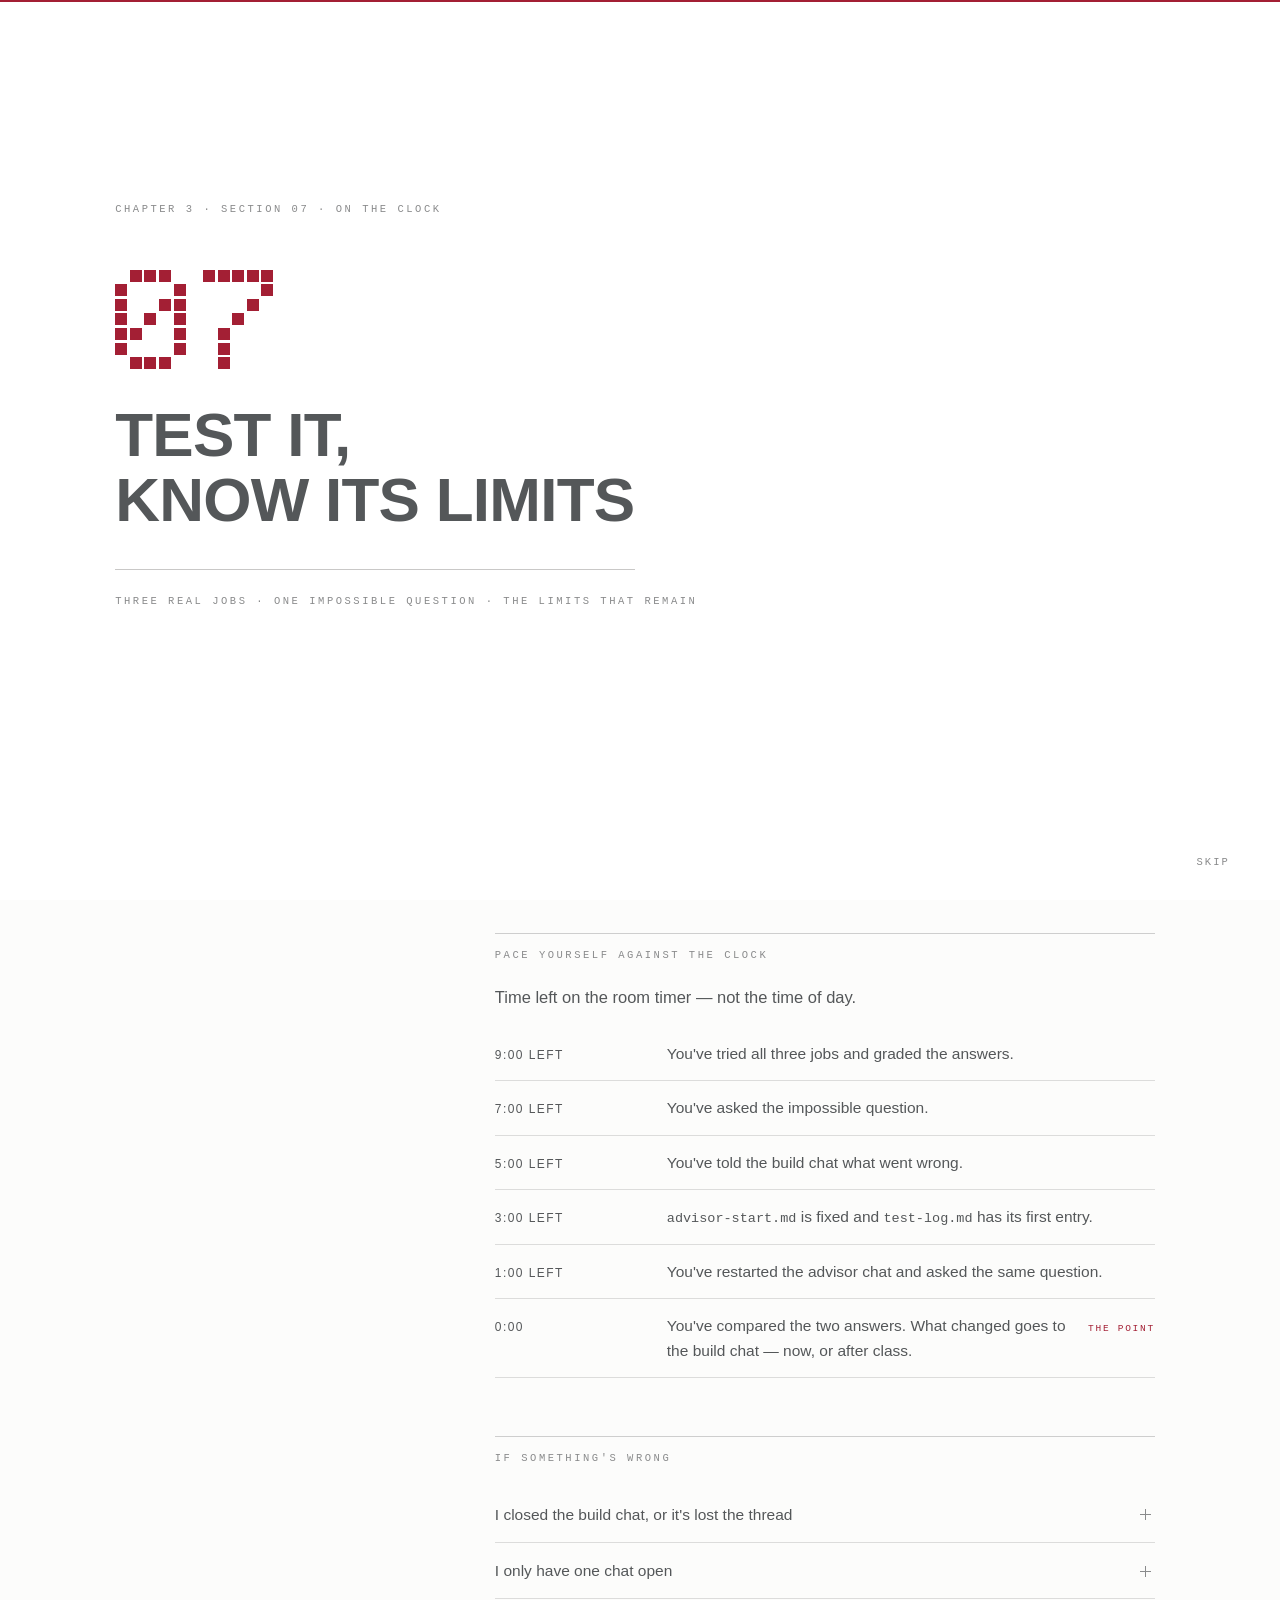
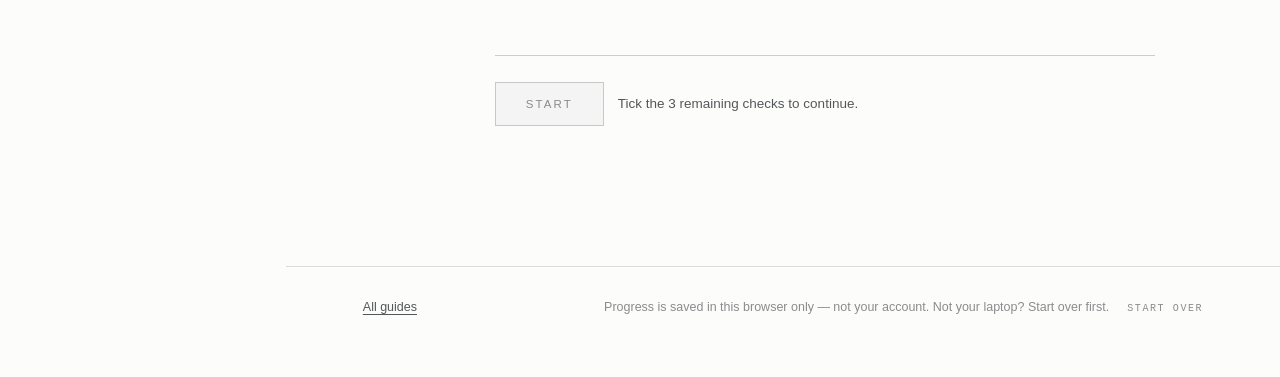
<file: test.html>
<!doctype html>
<html lang="en">
<head>
<meta charset="utf-8">
<meta name="viewport" content="width=device-width, initial-scale=1">
<title>Test your advisor · Vibe Coding</title>
<meta name="description" content="Three real jobs, one impossible question, and the limits that remain.">
<link rel="stylesheet" href="assets/alt.css">
<link rel="icon" href="assets/favicon.ico" sizes="any">
<link rel="apple-touch-icon" href="assets/icon-180.png">
<script>document.documentElement.className+=" js"</script>
</head>
<body>

<div class="intro">
  <div class="intro__sweep"></div>
  <div class="intro__inner">
    <p class="intro__eyebrow label">Chapter 3 · Section 07 · On the clock</p>
    <span class="intro__num dots" data-num="07"></span>
    <h1 class="intro__title"><span>Test it,</span><span>know its limits</span></h1>
    <div class="intro__rule"></div>
    <p class="intro__meta label">Three real jobs · one impossible question · the limits that remain</p>
    <div class="intro__go"><button class="btn">Begin</button></div>
  </div>
  <button class="intro__skip">Skip</button>
</div>

<aside class="rail">
  <a href="index.html" style="line-height:0">
    <img class="rail__tag" src="assets/tag.png"
         alt="AI Foundations"></a>
  <a class="rail__chapter" href="index.html">
    <span class="label">Chapter 3</span>
    <span class="rail__chapter-t">Vibe Coding</span></a>
  <!-- the collapsed bar under 1080px names the page instead -->
  <p class="rail__sec label">Section 07</p>
  <p class="rail__track">Test it, <br>know its limits</p>

  <p class="rail__now"></p>

  <nav class="rail__nav" aria-label="Guides">
    <ul class="rail__guides">
      <li class="rail__guide" data-guide="setup">
        <a class="rail__g" href="setup.html"><span class="rail__n">02</span><span class="rail__gl">Set up your machine</span></a>
      </li>
      <li class="rail__guide" data-guide="warmup">
        <a class="rail__g" href="warmup.html"><span class="rail__n">04</span><span class="rail__gl">Build your page</span></a>
      </li>
      <li class="rail__guide" data-guide="advisor">
        <a class="rail__g" href="advisor.html"><span class="rail__n">06</span><span class="rail__gl">Build your MBA advisor</span></a>
      </li>
      <li class="rail__guide is-current" data-guide="test">
        <a class="rail__g" href="test.html" aria-current="page"><span class="rail__n">07</span><span class="rail__gl">Test it, know its limits</span></a>
        <ul class="rail__index"></ul>
      </li>
    </ul>
  </nav>

  <div class="rail__foot">
    <p class="rail__stuck">Stuck? Raise your hand.</p>
    <div class="meter" role="progressbar" aria-label="Progress"
         aria-valuemin="0" aria-valuemax="100" aria-valuenow="0"><div class="meter__fill"></div></div>
    <div class="rail__read">
      <span data-read-step>STEP 7.0</span><span data-read-pct>0%</span>
    </div>
  </div>
</aside>

<main class="sheet">
<div class="col">

<!-- ====================================================== 0 · PREFLIGHT -->
<section class="step" data-rail="Before you begin">
  <div class="step__head">
    <div></div>
    <div>
      <p class="step__eyebrow label">Before you begin</p>
      <h1 class="step__title">Two chats,<br>two jobs</h1>
    </div>
  </div>
  <div class="step__body">
    <p class="step__lede">You built the advisor in one chat and started it in another, and those
      two keep their jobs for the whole test. The <b>build chat</b> — the one from the advisor
      guide's steps 1 to 3 — edits files and keeps the log. The <b>advisor chat</b> — the one you
      started in step 4 — answers questions and does nothing else. You carry the verdicts between
      them; that judgment is the exercise.</p>

    <h2 class="sec">Check</h2>
    <ul class="checks">
      <li><label class="check">
        <input type="checkbox" data-check="t-advisor"><span class="check__box"></span>
        <span class="check__t">The advisor chat is open and has introduced itself
          <small>If it hasn't, go back to step 4 of the advisor guide and start it.</small></span>
      </label></li>
      <li><label class="check">
        <input type="checkbox" data-check="t-build"><span class="check__box"></span>
        <span class="check__t">The build chat is still open — or I know I can start another
          <small>Nothing is lost if it's gone: the files are on disk. Any new chat in <code class="m">mba-advisor</code> that isn't playing the advisor can be the build chat.</small></span>
      </label></li>
      <li><label class="check">
        <input type="checkbox" data-check="t-grade"><span class="check__box"></span>
        <span class="check__t">I'm here to grade it, not to admire it
          <small>Fluent is not evidence. Every answer gets checked against the same four things.</small></span>
      </label></li>
    </ul>

    <div class="note"><b>Twelve minutes on the clock.</b> The countdown on the screen at the front
      is the clock every milestone below refers to. Protect the last third — the rerun is the
      point.</div>

    <h2 class="sec">Pace yourself against the clock</h2>
    <p>Time left on the room timer — not the time of day.</p>
    <div class="modes">
      <div class="mode"><span class="mode__n">9:00 left</span>
        <span class="mode__d">You've tried all three jobs and graded the answers.</span></div>
      <div class="mode"><span class="mode__n">7:00 left</span>
        <span class="mode__d">You've asked the impossible question.</span></div>
      <div class="mode"><span class="mode__n">5:00 left</span>
        <span class="mode__d">You've told the build chat what went wrong.</span></div>
      <div class="mode"><span class="mode__n">3:00 left</span>
        <span class="mode__d"><code class="m">advisor-start.md</code> is fixed and <code class="m">test-log.md</code> has its first entry.</span></div>
      <div class="mode"><span class="mode__n">1:00 left</span>
        <span class="mode__d">You've restarted the advisor chat and asked the same question.</span></div>
      <div class="mode"><span class="mode__n">0:00</span>
        <span class="mode__d">You've compared the two answers. What changed goes to the build chat — now, or after class.</span>
        <span class="mode__f">The point</span></div>
    </div>

    <h2 class="sec">If something's wrong</h2>
    <details class="help">
      <summary>I closed the build chat, or it's lost the thread</summary>
      <div class="help__b">
        <p>Start a new chat in <code class="m">mba-advisor</code> and treat it as the build chat. It can read every file you made, which is the whole reason the rules live in a file and not in a conversation.</p>
      </div>
    </details>
    <details class="help">
      <summary>I only have one chat open</summary>
      <div class="help__b">
        <p>Then it's the advisor chat. Start a second one for the build work when step 2 asks for it — don't ask the advisor to edit its own rules mid-conversation. It read them once, at the start, and a rule changed under it is a test you can't read.</p>
      </div>
    </details>
    <div class="nav">
      <button class="btn" data-next>Start</button>
      <span class="nav__spacer"></span>
      <span class="nav__hint" data-hint></span>
    </div>
  </div>
</section>

<!-- ====================================================== 1 · TEST -->
<section class="step" data-rail="Three jobs">
  <div class="step__head">
    <span class="step__num dots" data-num="7.1"></span>
    <div>
      <p class="step__eyebrow label">Step 1 of 3</p>
      <h1 class="step__title">Test it on<br>three jobs</h1>
    </div>
  </div>
  <div class="step__body">
    <p class="step__lede">In the advisor chat. Three real jobs — different jobs stress different rules.
      The questions below are examples: ask what you'd actually want to know.</p>

<h2 class="sec">One question from each row — examples; use your own words</h2>
    <div class="modes">
      <div class="mode"><span class="mode__n">Plan</span>
        <span class="mode__d">"Build a two-week onboarding plan around my goals and constraints."</span></div>
      <div class="mode"><span class="mode__n">Choose</span>
        <span class="mode__d">"Which three activities should I prioritize — and what should I drop?"</span></div>
      <div class="mode"><span class="mode__n">Navigate</span>
        <span class="mode__d">"I have a scheduling conflict between something required and something I've already committed to. What do the materials say, and whom do I contact?"</span></div>
    </div>

    <p style="margin:24px 0 0"><b>Grade every answer against the four:</b></p>
    <div class="quals">
      <span class="qual q1">Direct answer</span>
      <span class="qual q2">Personal fit</span>
      <span class="qual q3">Source trail</span>
            <span class="qual q4">Uncertainty</span>
    </div>

    <div class="note"><b>"Failure" is wider than the four.</b> Anything that isn't what <i>you</i> want
      from your advisor counts — too long, too hedged, not encouraging enough, the wrong tone. If
      you'd want it different next time, it's a failure worth a rule.</div>


    <h2 class="sec">Done when</h2>
    <ul class="checks">
      <li><label class="check">
        <input type="checkbox" data-check="t1-three"><span class="check__box"></span>
        <span class="check__t">I ran all three jobs and graded the answers</span>
      </label></li>
    </ul>

    <h2 class="sec">If something's wrong</h2>
    <details class="help">
      <summary>Every answer is good. Am I doing it wrong?</summary>
      <div class="help__b">
        <p>Push harder. Ask about something genuinely contested, or about a deadline that isn't in the packet, or ask it to choose between two things it has no basis to compare. An advisor that never says "I don't know" hasn't been asked anything hard enough.</p>
      </div>
    </details>
    <details class="help">
      <summary>I'm out of time</summary>
      <div class="help__b">
        <p>Skip to the impossible question, next. If you only run one test today, run that one — it's the one that tells you whether anything else it said can be trusted.</p>
      </div>
    </details>
    <div class="nav">
      <button class="btn btn--ghost" data-back>Back</button>
      <button class="btn" data-next>I've graded it</button>
      <span class="nav__spacer"></span>
      <span class="nav__hint" data-hint></span>
    </div>
  </div>
</section>

<!-- ====================================================== 2 · IMPOSSIBLE -->
<section class="step" data-rail="The impossible question">
  <div class="step__head">
    <span class="step__num dots" data-num="7.2"></span>
    <div>
      <p class="step__eyebrow label">Step 2 of 3</p>
      <h1 class="step__title">Ask the<br>impossible question</h1>
    </div>
  </div>
  <div class="step__body">
    <p class="step__lede">Still in the advisor chat. One question the packet can't answer — the most
      informative test of the four, because it shows what the advisor does at the edge of what it
      knows. "I don't know" can be evidence it's working.</p>

    <div class="beat">
      <p class="label" style="margin:0">The impossible question</p>
      <p class="beat__q">"What's the deadline for the spring add/drop exception, and who signed off on that date?"</p>
      <p style="margin:0 0 12px">You're hoping for "I can't verify that from the supplied
        materials." <b>That's a pass, not a failure.</b> A good refusal names what's missing,
        points you to the right office or person, and does not invent.</p>
      <p style="margin:0;font-size:14.5px;color:rgba(201,200,199,.85)">Two more to try: when Persuasive Presentation II is due in 15.280 · how many points you'd need to bid to get your preferred Negotiations section.</p>
    </div>

    <h2 class="sec">Done when</h2>
    <ul class="checks">
      <li><label class="check">
        <input type="checkbox" data-check="t1-impossible"><span class="check__box"></span>
        <span class="check__t">I asked something the packet can't answer — and I saw what it did
          <small>If it invented an answer instead, that's the most important thing you'll learn today. Say so in the debrief.</small></span>
      </label></li>
      <li><label class="check">
        <input type="checkbox" data-check="t1-pick"><span class="check__box"></span>
        <span class="check__t">I've picked the one failure I'll fix
          <small>The worst miss, not the first one. One rule, one rerun — that's what fits in the clock.</small></span>
      </label></li>
    </ul>

    <h2 class="sec">If something's wrong</h2>
    <details class="help">
      <summary>It answered the impossible question confidently</summary>
      <div class="help__b">
        <p>You've just produced the session's central exhibit: fluent, specific, plausible, with nothing underneath it. That's your failure for step 3 — the uncertainty rule. Then tell the room.</p>
      </div>
    </details>
    <details class="help">
      <summary>It refused something it should have answered</summary>
      <div class="help__b">
        <p>Also a failure, and a rarer one: the materials cover it and it hedged anyway. Check
          <code class="m">source-map.md</code> for the file that answers it; if it's there, that's
          your failure for step 3 — the rule about answering the decision.</p>
      </div>
    </details>
    <div class="nav">
      <button class="btn btn--ghost" data-back>Back</button>
      <button class="btn" data-next>I've seen what it did</button>
      <span class="nav__spacer"></span>
      <span class="nav__hint" data-hint></span>
    </div>
  </div>
</section>

<!-- ====================================================== 3 · REVISE -->
<section class="step" data-rail="Revise the rule">
  <div class="step__head">
    <span class="step__num dots" data-num="7.3"></span>
    <div>
      <p class="step__eyebrow label">Step 3 of 3</p>
      <h1 class="step__title">Revise the rule,<br>not just the answer</h1>
    </div>
  </div>
  <div class="step__body">
    <p class="step__lede">A failure is information about your rules. Diagnose the pattern, then
      patch the pattern — and let the chats keep their jobs: the build chat edits and logs, the
      advisor chat answers.</p>

<h2 class="sec">Match the failure to the rule</h2>
    <div class="modes">
      <div class="mode"><span class="mode__n">Too generic</span>
        <span class="mode__d">Strengthen the profile requirement.</span></div>
      <div class="mode"><span class="mode__n">No source trail</span>
        <span class="mode__d">Strengthen the citation rule.</span></div>
      <div class="mode"><span class="mode__n">Overconfident</span>
        <span class="mode__d">Strengthen the uncertainty rule.</span></div>
            <div class="mode"><span class="mode__n">All summary</span>
        <span class="mode__d">Require a decision and a next action.</span></div>
      <div class="mode"><span class="mode__n">Not your style</span>
        <span class="mode__d">Add a rule about length, tone, or encouragement.</span></div>
    </div>

    <h2 class="sec">Then, in this order</h2>
    <ol class="dos">
      <li><b>Tell the build chat what went wrong</b>
        <small>One line: the question, and what the answer missed. It fixes the matching rule in <code class="m">advisor-start.md</code> and starts <code class="m">test-log.md</code> — it knows exactly what it changed, so it writes the entry.</small></li>
      <li><b>Restart the advisor chat</b>
        <small>The running advisor read the rules when it started and won't see the edit. Close it, start a new chat in <code class="m">mba-advisor</code>, and paste the restart prompt below — the start prompt with your question on the end, so it's one paste and no introduction. Grade the answer against the four.</small></li>
      <li><b>Close the loop in the build chat</b>
        <small>One line — what changed — and it finishes the entry. If the clock's gone, do this after class: the entry already holds the rule change, which is the part that matters.</small></li>
    </ol>

    <div class="prompt">
      <div class="prompt__bar">
        <span class="prompt__name">Diagnose and revise · build chat</span>
        <button class="btn-copy" type="button">Copy</button>
      </div>
      <p class="prompt__body">I tested the advisor. The question: [paste it]. What went wrong with the answer: [it summarised instead of deciding / it ignored my profile / it cited nothing / it sounded sure about something the materials don't cover / it was too long / the tone isn't what I want]. Strengthen (or add) the matching rule in advisor-start.md so this doesn't happen again — change nothing else, and show me the new wording. Then create test-log.md with one entry: the question, what the answer missed, and the rule you changed. Leave a line for what happens when I ask again.</p>
    </div>

    <div class="prompt">
      <div class="prompt__bar">
        <span class="prompt__name">Restart the advisor · advisor chat</span>
        <button class="btn-copy" type="button">Copy</button>
      </div>
      <p class="prompt__body">Act as my personal Sloan MBA advisor for this session. First read source-map.md, my-profile.md, and the rules in advisor-start.md. Use the files in mba-materials as the source of truth for factual claims about Sloan. If any of those three files is missing, tell me which one before you start.

Help me make decisions, not just find passages. For every recommendation: answer directly, explain why it fits my profile, cite the source file and section, and label judgment and uncertainty. If the materials do not support an answer, say so.

Skip the introduction. Answer this question: [paste the same question, word for word]</p>
    </div>

    <div class="prompt">
      <div class="prompt__bar">
        <span class="prompt__name">Close the loop · build chat</span>
        <button class="btn-copy" type="button">Copy</button>
      </div>
      <p class="prompt__body">I asked the advisor the same question in a new chat. This time: [better — it cited two sources and gave a decision / the same failure / worse]. Finish the entry in test-log.md with that.</p>
    </div>

    <h2 class="sec">Done when</h2>
    <ul class="checks">
      <li><label class="check">
        <input type="checkbox" data-check="t2-told"><span class="check__box"></span>
        <span class="check__t">I told the build chat what went wrong, and it changed one rule</span>
      </label></li>
      <li><label class="check">
        <input type="checkbox" data-check="t2-rerun"><span class="check__box"></span>
        <span class="check__t">I restarted the advisor chat and asked the same question</span>
      </label></li>
      <li><label class="check">
        <input type="checkbox" data-check="t2-log"><span class="check__box"></span>
        <span class="check__t"><code class="m">test-log.md</code> has the entry — the rule change now, what changed when there's time</span>
      </label></li>
    </ul>

    <h2 class="sec">If something's wrong</h2>
    <details class="help">
      <summary>The rerun is no better</summary>
      <div class="help__b">
        <p>Also information. Ask the build chat to show you the rule it wrote — a rule that's too vague to act on is the usual cause. Sharpen it once more; if there's no clock left, log "no change" and say why. A logged failure is worth more than an unlogged fix.</p>
      </div>
    </details>
    <details class="help">
      <summary>I asked the advisor to fix its own rules</summary>
      <div class="help__b">
        <p>It can, but you've lost the test: an advisor that edits its rules mid-conversation is answering with the old ones in its head. Keep the roles — build chat edits, advisor chat answers — and restart the advisor after any edit.</p>
      </div>
    </details>
    <details class="help">
      <summary>I'm out of time</summary>
      <div class="help__b">
        <p>Do the diagnose-and-revise prompt and stop there. One entry in <code>test-log.md</code> with the rule you changed is enough to tick it; the rerun can happen after class.</p>
      </div>
    </details>
    <div class="nav">
      <button class="btn btn--ghost" data-back>Back</button>
      <button class="btn btn--red" data-next>I tested it</button>
      <span class="nav__spacer"></span>
      <span class="nav__hint" data-hint></span>
    </div>
  </div>
</section>

<section class="done">
  <span class="done__num dots" data-num="07"></span>
  <h1 class="done__t">It works. And you know its limits.</h1>
  <p class="done__p">You built an agent that works across a folder of evidence, grounded it in
    official sources, taught it your priorities, wrote its rules down where you can inspect
    them, and then went looking for where it breaks. The last part is the part most people
    skip.</p>
  <p class="done__p"><b>Bring both folders back next session.</b> They're the starting point for
    publishing, connecting, and making this reusable.</p>


  <div class="dashed" style="max-width:52ch;margin-left:0">
    <b>Two questions left open</b>
    How does the page become visible to recruiters?<br>
    How does the advisor become reusable, connected, and current?
  </div>

  <p class="motto">Build quickly. Inspect carefully.<br>Increase agency deliberately.</p>

  <div class="nav">
    <a class="btn btn--ghost" href="index.html">All guides</a>
    <button class="btn btn--ghost" data-restart>Review the steps</button>
  </div>
</section>

</div>
</main>

<footer class="colophon">
  <a href="index.html">All guides</a>
  <span class="colophon__spacer"></span>
  <span>Progress is saved in this browser only — not your account. Not your laptop? Start over first.</span>
  <button class="btn-reset">Start over</button>
</footer>

<script>window.TRACK = { id: "test",
  hintTail: " — tick them as you go" };</script>
<script src="assets/alt.js"></script>
<script>if(!window.__ALT_OK)document.documentElement.className=document.documentElement.className.replace(/(^|\s)js(\s|$)/," ")</script>
</body>
</html>
</file>
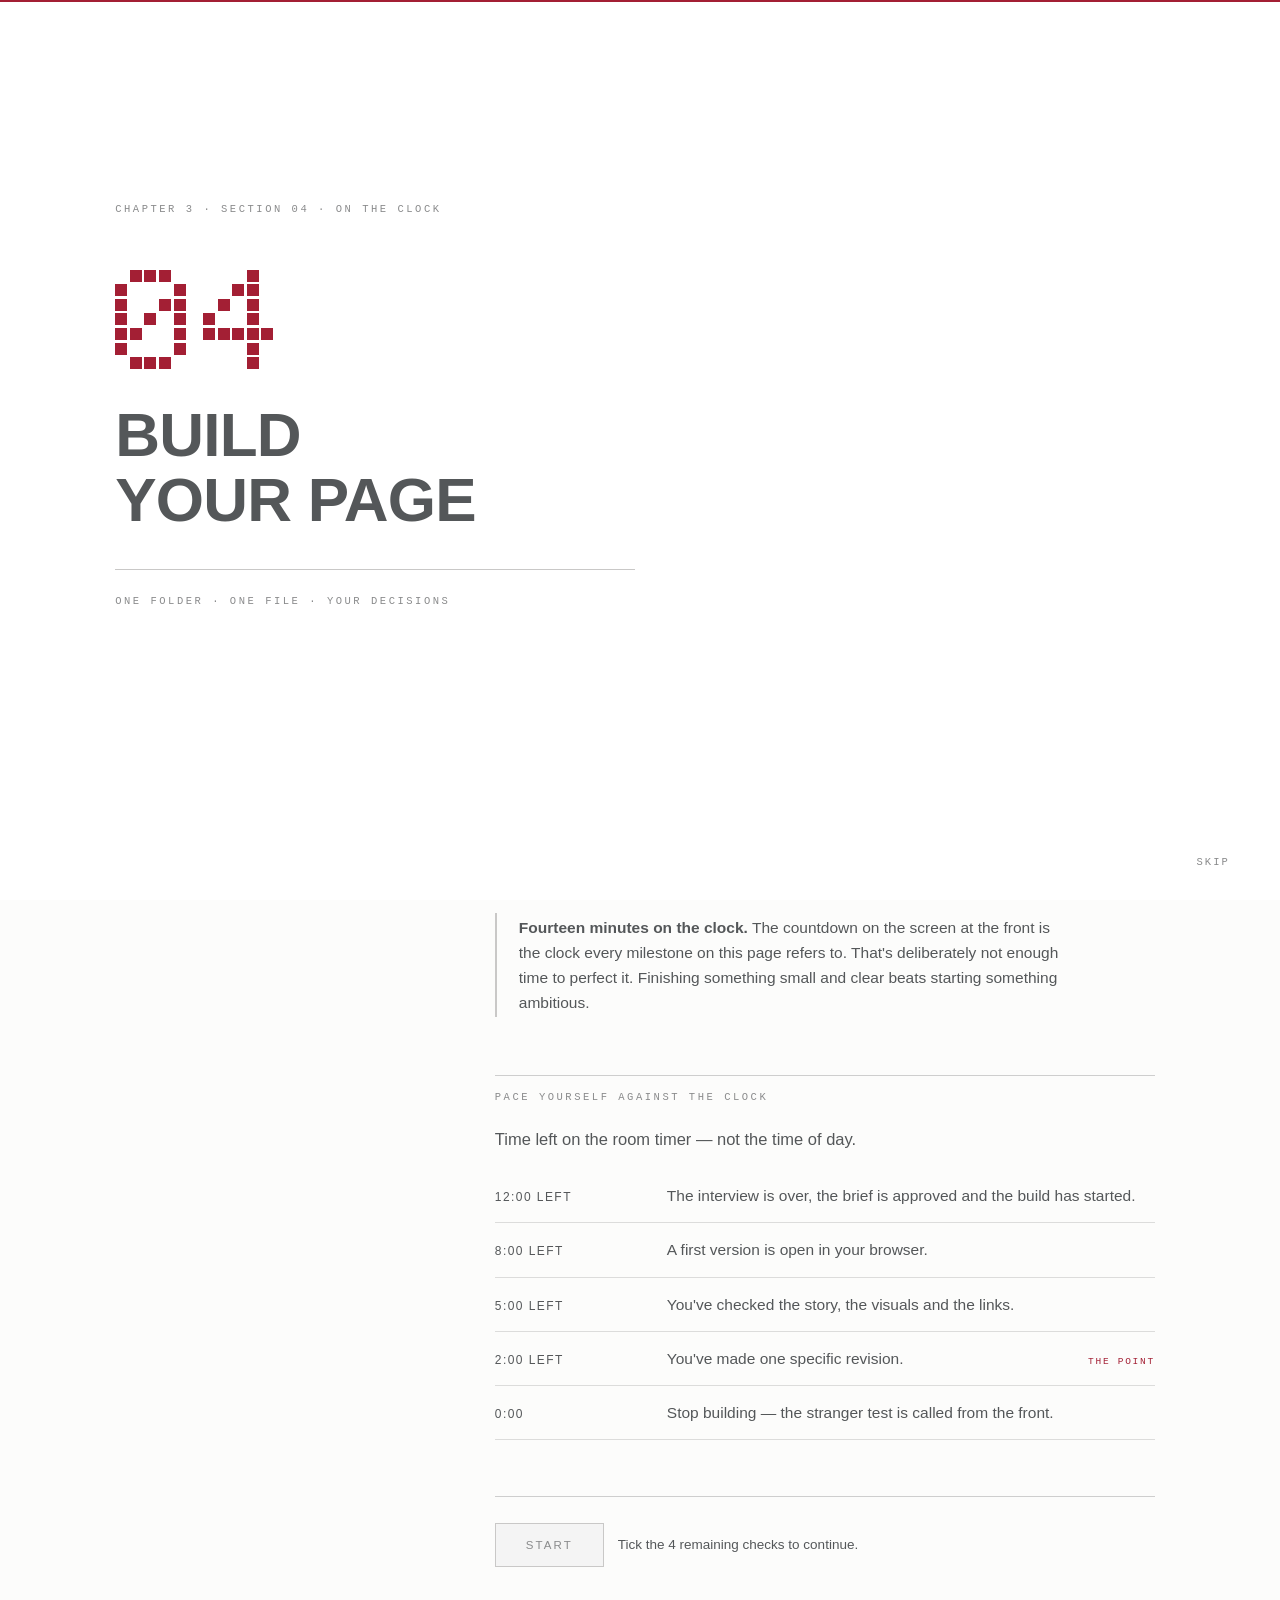
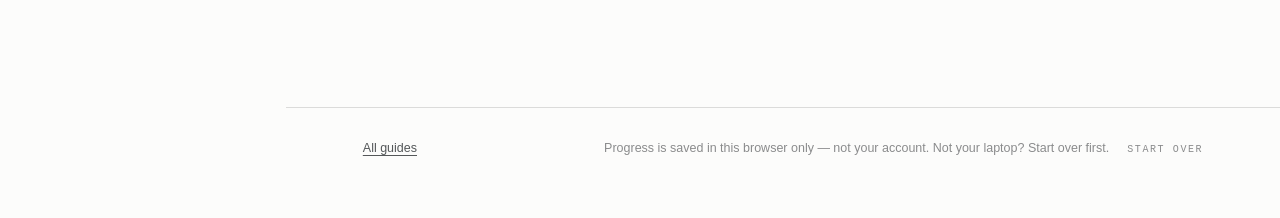
<file: warmup.html>
<!doctype html>
<html lang="en">
<head>
<meta charset="utf-8">
<meta name="viewport" content="width=device-width, initial-scale=1">
<title>Build your page · Vibe Coding</title>
<meta name="description" content="The warm-up: one folder, one file, your decisions.">
<link rel="stylesheet" href="assets/alt.css">
<link rel="icon" href="assets/favicon.ico" sizes="any">
<link rel="apple-touch-icon" href="assets/icon-180.png">
<script>document.documentElement.className+=" js"</script>
</head>
<body>

<div class="intro">
  <div class="intro__sweep"></div>
  <div class="intro__inner">
    <p class="intro__eyebrow label">Chapter 3 · Section 04 · On the clock</p>
    <span class="intro__num dots" data-num="04"></span>
    <h1 class="intro__title"><span>Build</span><span>your page</span></h1>
    <div class="intro__rule"></div>
    <p class="intro__meta label">One folder · one file · your decisions</p>
    <div class="intro__go"><button class="btn">Begin</button></div>
  </div>
  <button class="intro__skip">Skip</button>
</div>

<aside class="rail">
  <a href="index.html" style="line-height:0">
    <img class="rail__tag" src="assets/tag.png"
         alt="AI Foundations"></a>
  <a class="rail__chapter" href="index.html">
    <span class="label">Chapter 3</span>
    <span class="rail__chapter-t">Vibe Coding</span></a>
  <!-- the collapsed bar under 1080px names the page instead -->
  <p class="rail__sec label">Section 04</p>
  <p class="rail__track">Build <br>your page</p>

  <p class="rail__now"></p>

  <nav class="rail__nav" aria-label="Guides">
    <ul class="rail__guides">
      <li class="rail__guide" data-guide="setup">
        <a class="rail__g" href="setup.html"><span class="rail__n">02</span><span class="rail__gl">Set up your machine</span></a>
      </li>
      <li class="rail__guide is-current" data-guide="warmup">
        <a class="rail__g" href="warmup.html" aria-current="page"><span class="rail__n">04</span><span class="rail__gl">Build your page</span></a>
        <ul class="rail__index"></ul>
      </li>
      <li class="rail__guide" data-guide="advisor">
        <a class="rail__g" href="advisor.html"><span class="rail__n">06</span><span class="rail__gl">Build your MBA advisor</span></a>
      </li>
      <li class="rail__guide" data-guide="test">
        <a class="rail__g" href="test.html"><span class="rail__n">07</span><span class="rail__gl">Test it, know its limits</span></a>
      </li>
    </ul>
  </nav>

  <div class="rail__foot">
    <p class="rail__stuck">Stuck? Raise your hand.</p>
    <div class="meter" role="progressbar" aria-label="Progress"
         aria-valuemin="0" aria-valuemax="100" aria-valuenow="0"><div class="meter__fill"></div></div>
    <div class="rail__read">
      <span data-read-step>STEP 4.0</span><span data-read-pct>0%</span>
    </div>
  </div>
</aside>

<main class="sheet">
<div class="col">

<!-- ====================================================== 0 · PREFLIGHT -->
<section class="step" data-rail="Before you begin">
  <div class="step__head">
    <div></div>
    <div>
      <p class="step__eyebrow label">Before you begin</p>
      <h1 class="step__title">Ready to build?</h1>
    </div>
  </div>
  <div class="step__body">
    <p class="step__lede">One file called <code class="m">index.html</code>, in your
      <code class="m">personal-site</code> folder — that's the whole deliverable, and it's small on
      purpose. A good version introduces you clearly, shows <i>selected</i> work, gives a recruiter
      one next action, works at laptop and phone widths, and contains nothing private. No framework,
      no account, no deployment — putting it on the internet is next session. Check these first;
      they prevent the two most common stalls.</p>

    <h2 class="sec">Check</h2>
    <ul class="checks">
      <li><label class="check">
        <input type="checkbox" data-check="w-setup"><span class="check__box"></span>
        <span class="check__t">I finished setup and saw my hello page
          <small>Not there yet? <a href="setup.html">Go back to setup</a> — it takes four steps.
            Setup not working? Don't spend the session on it — raise your hand, and pair with the
            person next to you for this exercise. Watching someone else direct the agent is most
            of the lesson; you can finish setup afterwards.</small></span>
      </label></li>
      <li><label class="check">
        <input type="checkbox" data-check="w-folder"><span class="check__box"></span>
        <span class="check__t">Claude Code is open on <code class="m">personal-site</code>
          <small>Whatever you named it in setup — not <code class="m">mba-advisor</code>, and not all of Documents.</small></span>
      </label></li>
      <li><label class="check">
        <input type="checkbox" data-check="w-material"><span class="check__box"></span>
        <span class="check__t">I have a rough idea of what I'd put on a page about me
          <small>A sentence is enough. Claude is going to interview you for the rest.</small></span>
      </label></li>
      <li><label class="check">
        <input type="checkbox" data-check="w-private"><span class="check__box"></span>
        <span class="check__t">I know what I will <i>not</i> put on it
          <small>Phone number, home address, anything you wouldn't put on LinkedIn.</small></span>
      </label></li>
    </ul>

    <div class="note"><b>Fourteen minutes on the clock.</b> The countdown on the screen at the front is the clock every milestone on this page refers to. That's deliberately not enough time
      to perfect it. Finishing something small and clear beats starting something ambitious.</div>

    <h2 class="sec">Pace yourself against the clock</h2>
    <p>Time left on the room timer — not the time of day.</p>
    <div class="modes">
            <div class="mode"><span class="mode__n">12:00 left</span>
        <span class="mode__d">The interview is over, the brief is approved and the build has started.</span></div>
      <div class="mode"><span class="mode__n">8:00 left</span>
        <span class="mode__d">A first version is open in your browser.</span></div>
      <div class="mode"><span class="mode__n">5:00 left</span>
        <span class="mode__d">You've checked the story, the visuals and the links.</span></div>
      <div class="mode"><span class="mode__n">2:00 left</span>
        <span class="mode__d">You've made one specific revision.</span>
        <span class="mode__f">The point</span></div>
      <div class="mode"><span class="mode__n">0:00</span>
        <span class="mode__d">Stop building — the stranger test is called from the front.</span></div>
    </div>

    <div class="nav">
      <button class="btn" data-next>Start</button>
      <span class="nav__spacer"></span>
      <span class="nav__hint" data-hint></span>
    </div>
  </div>
</section>

<!-- ====================================================== 1 · INTERVIEW -->
<section class="step" data-rail="Let Claude interview you">
  <div class="step__head">
    <span class="step__num dots" data-num="4.1"></span>
    <div>
      <p class="step__eyebrow label">Step 1 of 2</p>
      <h1 class="step__title">Let Claude interview you<br>before it builds</h1>
    </div>
  </div>
  <div class="step__body">
    <p class="step__lede">The move worth stealing from today: make it extract the brief before
      it generates anything. A vague desire becomes an explicit brief — on the record, where you
      can correct it.</p>

    <div class="prompt">
      <div class="prompt__bar">
        <span class="prompt__name">Interview prompt</span>
        <button class="btn-copy" type="button">Copy</button>
      </div>
      <p class="prompt__body">Help me build a one-page personal website as a single self-contained index.html.

Before coding, interview me one question at a time — no more than four — about the audience, the impression I want to leave, the evidence I should show, and the visual direction.

Summarize the brief and wait for my approval.

After approval: create or replace index.html in this folder. Tell me when it's written — I'll open it myself.</p>
    </div>

    <p>Paste it into the box where you type in the Code tab — the same box you used in setup, with
      <code class="m">personal-site</code> open — and press Enter. Answer its questions one at a
      time; rough answers are fine. Then approve the brief, and approve the edit when Claude asks:
      in Manual mode nothing is written to your folder until you say yes.</p>

    <div class="note"><b>Edit it freely — but keep two things.</b> The cap of four questions stops
      it interviewing you for the whole exercise. The approval gate is where your judgment
      enters. Everything else is yours to change.</div>

    <h2 class="sec">What should happen</h2>
    <div class="modes">
      <div class="mode"><span class="mode__n">Ask</span>
        <span class="mode__d">One question at a time — not a wall of four.</span></div>
      <div class="mode"><span class="mode__n">Answer</span>
        <span class="mode__d">Briefly and honestly. Rough answers are fine.</span></div>
      <div class="mode"><span class="mode__n">Brief</span>
        <span class="mode__d">It plays your answers back as a short brief.</span></div>
      <div class="mode"><span class="mode__n">Approve</span>
        <span class="mode__d">Correct anything wrong, then say go.</span>
        <span class="mode__f">Your call</span></div>
    </div>

    <div class="note"><b>With 12:00 left on the room timer</b>, the interview should be over, the brief approved and the
      build started.</div>

    <h2 class="sec">Done when</h2>
    <ul class="checks">
      <li><label class="check">
        <input type="checkbox" data-check="w2-interviewed"><span class="check__box"></span>
        <span class="check__t">It interviewed me and wrote a brief back</span>
      </label></li>
      <li><label class="check">
        <input type="checkbox" data-check="w2-approved"><span class="check__box"></span>
        <span class="check__t">I corrected what was wrong and approved it
          <small>If the brief describes someone else's page, say so now — not after it builds.</small></span>
      </label></li>
      <li><label class="check">
        <input type="checkbox" data-check="w2-built"><span class="check__box"></span>
        <span class="check__t">A first version exists and I've opened it in my browser</span>
      </label></li>
    </ul>

    <h2 class="sec">If something's wrong</h2>
    <details class="help">
      <summary>I pasted it and nothing is happening</summary>
      <div class="help__b">
        <p>Look for an approval prompt in the chat and accept it — in Manual mode Claude waits for
          you before it writes anything. If there's no prompt and no reply, press Enter once more
          in case the paste didn't send.</p>
        <p>Still nothing after two minutes? Raise your hand — show us the screen, don't start
          over. Don't retype the prompt.</p>
      </div>
    </details>
    <details class="help">
      <summary>It skipped the interview and just built something</summary>
      <div class="help__b">
        <p>Say: <i>"Stop — you skipped the interview. Ask me the four questions one at a time
          before changing anything else."</i> Then keep going. Redirecting mid-flight is normal.</p>
      </div>
    </details>
    <details class="help">
      <summary>Its questions are generic, or it asks all four at once</summary>
      <div class="help__b">
        <p>Push back in the same sentence you answer with: <i>"One at a time, please — and ask me
          something you couldn't have asked anyone else in this room."</i></p>
      </div>
    </details>
    <details class="help">
      <summary>I don't know what to say about "visual direction"</summary>
      <div class="help__b">
        <p>Name two adjectives and a reference. <i>"Quiet and serious, like a consulting firm's
          about page"</i> is a complete answer. Or ask it to propose three directions and pick
          one — choosing is faster than inventing.</p>
      </div>
    </details>
    <details class="help">
      <summary>The first version looks bad</summary>
      <div class="help__b">
        <p>Good — that's the exercise starting, not failing. Don't say "make it better." Name the
          observed problem and protect what works: <i>"The headline is too small and the spacing
          is cramped. Keep the colours and the structure."</i></p>
      </div>
    </details>

    <div class="nav">
      <button class="btn btn--ghost" data-back>Back</button>
      <button class="btn" data-next>Next</button>
      <span class="nav__spacer"></span>
      <span class="nav__hint" data-hint></span>
    </div>
  </div>
</section>

<!-- ====================================================== 2 · PASSES -->
<section class="step" data-rail="Build in three passes">
  <div class="step__head">
    <span class="step__num dots" data-num="4.2"></span>
    <div>
      <p class="step__eyebrow label">Step 2 of 2</p>
      <h1 class="step__title">Build in three passes</h1>
    </div>
  </div>
  <div class="step__body">
    <p class="step__lede">One concern per pass. Finish a pass before adding features — features
      multiply, passes converge.</p>

    <h2 class="sec">The passes</h2>
    <ol class="dos">
      <li><b>Content — name, story, evidence</b>
        <small>Ask yourself: is the story clear? Nothing else matters until it is.</small></li>
      <li><b>Direction — type, colour, layout</b>
        <small>Ask yourself: does it feel like me?</small></li>
      <li><b>Polish — links, widths, wording</b>
                <small>Ask yourself: does everything actually work?</small></li>
    </ol>

    <h2 class="sec">If a pass doesn't pass — example prompts</h2>
    <p>One fix per message, and say what to protect. These are examples: describe what
      <i>you</i> saw on <i>your</i> page.</p>
    <div class="prompt">
      <div class="prompt__bar">
        <span class="prompt__name">Content didn't pass · example</span>
        <button class="btn-copy" type="button">Copy</button>
      </div>
      <p class="prompt__body">A stranger can't tell what I do or why it matters. Rewrite the opening so the first two lines say who I am and the one thing I want to be remembered for. Keep the sections and the design exactly as they are.</p>
    </div>

    <div class="prompt">
      <div class="prompt__bar">
        <span class="prompt__name">Direction didn't pass · example</span>
        <button class="btn-copy" type="button">Copy</button>
      </div>
      <p class="prompt__body">It doesn't feel like me — it reads corporate and generic. Change only the type, the colours and the spacing to something warmer and simpler, two colours at most. Don't touch the words or the section order.</p>
    </div>

    <div class="prompt">
      <div class="prompt__bar">
        <span class="prompt__name">Polish didn't pass · example</span>
        <button class="btn-copy" type="button">Copy</button>
      </div>
      <p class="prompt__body">Two things don't work: the LinkedIn link goes nowhere, and at phone width the name overlaps the photo. Fix those two only, then tell me what you changed. Everything else stays as it is.</p>
    </div>


    <div class="note"><b>Stay in Manual today.</b> Setup left you approving every edit, and on a
      build this short the clicking is the point: you see each change before it lands, which is
      what makes these fourteen minutes a skill rather than a demo. Widening permissions is a
      decision you make on evidence, deliberately — and you haven't collected much evidence
      yet.</div>


    <div class="note note--warn"><b>Stuck? Show us your screen — don't start over.</b> Starting
      over throws away the brief, which is the expensive part. A helper can usually unstick a
      session in under a minute.</div>

    <h2 class="sec">Done when</h2>
    <ul class="checks">
      <li><label class="check">
        <input type="checkbox" data-check="w3-content"><span class="check__box"></span>
        <span class="check__t">Pass 1 is done — my page says who I am, shows some selected work,
          and gives one way to contact me
          <small>The first three of the five things a good version does. If any of the three is missing, you're still in
            pass 1 — don't start pass 2.</small></span>
      </label></li>
      <li><label class="check">
        <input type="checkbox" data-check="w3-revision"><span class="check__box"></span>
        <span class="check__t">I've made at least one specific revision and seen it land
          <small>This is the actual skill being practised today.</small></span>
      </label></li>
    </ul>

    <h2 class="sec">If something's wrong</h2>
    <details class="help">
      <summary>Every change breaks something else</summary>
      <div class="help__b">
        <p>You're asking for too much at once. Make one change per message, and say what to
          protect: <i>"Change only the header. Leave everything else exactly as it is."</i></p>
        <p>If it's badly tangled: <i>"Go back to the version before my last three changes."</i></p>
      </div>
    </details>
    <details class="help">
      <summary>I'm polishing colours and the story still isn't clear</summary>
      <div class="help__b">
        <p>Very common, and worth catching in yourself. Pass 2 is more fun than pass 1 — which is
          exactly why pass 1 gets skipped. A clear unstyled page beats a beautiful vague one, and
          the debrief will show it.</p>
      </div>
    </details>
    <details class="help">
      <summary>I've run out of things to ask for</summary>
      <div class="help__b">
        <p>Ask Claude: <i>"What's the weakest part of
          this page for a recruiter who has eight seconds?"</i> Then fix that one thing.</p>
      </div>
    </details>
    <details class="help">
      <summary>I'm out of time</summary>
      <div class="help__b">
        <p>Stop building. When the swap is called, the four questions are on the screen at the
          front — trade laptops and bring whatever you have. A half-finished page that a real
          person has read beats a better page nobody has seen.</p>
        <p>The folder isn't going anywhere — you can keep going after class.</p>
      </div>
    </details>

    <div class="nav">
      <button class="btn btn--ghost" data-back>Back</button>
      <button class="btn" data-next>Next</button>
      <span class="nav__spacer"></span>
      <span class="nav__hint" data-hint></span>
    </div>
  </div>
</section>

<!-- ====================================================== DONE -->
<section class="done">
  <span class="done__num dots" data-num="04"></span>
  <h1 class="done__t">You built something.</h1>
  <p class="done__p">You turned a vague intention into a written brief, approved it, watched a
    file appear on your own disk, and steered it with specific corrections. That loop —
    observe, describe, change, check — is the entire job.</p>
  <p class="done__p">Next: the same loop, pointed at something that
    exercises judgment instead of following instructions.</p>


  <div class="nav">
    <a class="btn btn--red" href="advisor.html">Build your advisor</a>
    <button class="btn btn--ghost" data-restart>Review the steps</button>
  </div>
</section>

</div>
</main>

<footer class="colophon">
  <a href="index.html">All guides</a>
  <span class="colophon__spacer"></span>
  <span>Progress is saved in this browser only — not your account. Not your laptop? Start over first.</span>
  <button class="btn-reset">Start over</button>
</footer>

<script>window.TRACK = { id: "warmup",
  hintTail: " — tick them as you go" };</script>
<script src="assets/alt.js"></script>
<script>if(!window.__ALT_OK)document.documentElement.className=document.documentElement.className.replace(/(^|\s)js(\s|$)/," ")</script>
</body>
</html>
</file>
<file: assets/alt.css>
/* 15.S23 · AI Foundations Ch.3 — workshop guides, contemporary draft.
   White ground, hairline rules, no cards. Hierarchy comes from size and weight
   in a single ink, never from mixing colours: Sloan red is the one accent, the
   Sloan greys do the structure. The deck's dot-matrix numerals are the only
   retro artifact — used the way a gallery numbers its rooms. */

/* ------------------------------------------------------------------ tokens */
:root {
  --red: #a31f34;
  --red-deep: #8c1a2c;
  --ink: #545759;               /* every heading and every line of body copy */
  --silver: #8a8b8c;            /* metadata, captions, the quiet register */
  --cloud: #c9c8c7;             /* rules and inactive states */
  --panel: #f4f4f4;             /* specimen blocks: prompts, file trees */
  --navy: #041d40;              /* held back for one dark beat and one chip */
  --blue: #00698e;
  --green: #006b67;

  --paper: #ffffff;
  --ground: #fcfcfb;
  --hair: rgba(201, 200, 199, .62);
  --hair-strong: rgba(138, 139, 140, .40);

  --q-direct: var(--navy);
  --q-personal: var(--red);
  --q-trace: var(--blue);
  --q-honest: var(--green);

  --ui: Arial, "Helvetica Neue", Helvetica, sans-serif;
  --display: "Arial Black", "Arial Bold", Arial, sans-serif;
  --mono: Consolas, "SF Mono", Menlo, "Courier New", monospace;

  --rail: 286px;
  --gutter: 132px;             /* room for a hanging "3.2" */
  --measure: 660px;
}

* { box-sizing: border-box; }
html {
  scroll-behavior: smooth;
  color-scheme: light;
  -webkit-text-size-adjust: 100%;
  text-size-adjust: 100%;
}

/* ------------------------------------------------------- the no-JS floor */
/* Every hiding rule below is gated on `.js`, which each page's head sets and
   removes again if alt.js fails to load or throws. Without it the guide is one
   long readable document rather than a blank white overlay. */
.js .step { display: none; }
.js .done { display: none; }
.js .intro { display: flex; }
html:not(.js) .intro,
html:not(.js) .nav,
html:not(.js) .rail__index,
html:not(.js) .meter,
html:not(.js) .rail__read,
html:not(.js) .btn-reset { display: none; }
/* ...but the degraded view is the one a student reaches BECAUSE something broke,
   so it keeps "Stuck? Raise your hand", and the done screen keeps its forward
   link, which is a plain anchor and needs no script. */
html:not(.js) .done .nav { display: flex; }
html:not(.js) .done .nav [data-restart] { display: none; }
html:not(.js) .step + .step,
html:not(.js) .done { margin-top: 64px; padding-top: 40px; border-top: 2px solid var(--hair-strong); }

body {
  margin: 0;
  background: var(--ground);
  color: var(--ink);
  font-family: var(--ui);
  font-size: 16.5px;
  line-height: 1.62;
  -webkit-font-smoothing: antialiased;
}

a { color: var(--ink); text-underline-offset: 3px; }
a:hover { color: var(--red); }

.label {
  font-family: var(--mono);
  font-size: 10.5px;
  letter-spacing: .24em;
  text-transform: uppercase;
  color: var(--silver);
}

/* ---------------------------------------------------------- dot numerals */
/* sloan.ghost_numeral, ported: a 5x7 matrix of separate squares, each set in
   82% of its cell so the gaps are what read as pixels. */
.dots {
  display: inline-grid;
  grid-template-columns: repeat(var(--cols, 5), var(--dot, 8px));
  grid-auto-rows: var(--dot, 8px);
  gap: calc(var(--dot, 8px) * .22);
  color: var(--red);
  line-height: 0;
}
.dots i { display: block; }
.dots i.on { background: currentColor; opacity: 1; }
.dots--anim i.on { opacity: 0; transition: opacity .34s ease; }
.dots--anim.is-in i.on { opacity: 1; }

/* ------------------------------------------------------------------- intro */
.intro {
  position: fixed;
  inset: 0;
  z-index: 100;
  background: var(--paper);
  display: flex;
  flex-direction: column;
  justify-content: center;
  padding: 0 clamp(28px, 9vw, 150px);
  cursor: pointer;
  transition: opacity .7s ease, visibility .7s;
}
/* visibility only flips at the END of the transition, so without this the
   dismissed overlay eats clicks for 700ms — long enough to lose a real one */
.intro.is-gone { opacity: 0; visibility: hidden; pointer-events: none; }

/* the one flourish: a hairline sweeps the page like a seconds hand */
.intro__sweep {
  position: absolute;
  top: 0; left: 0;
  height: 2px;
  width: 0;
  background: var(--red);
  transition: width 1.1s cubic-bezier(.22, .61, .36, 1);
}
.intro__sweep.is-in { width: 100%; }

.intro__inner { max-width: 820px; }
.intro__eyebrow {
  margin: 0 0 clamp(26px, 5vh, 52px);
  opacity: 0;
  transform: translateY(5px);
  transition: opacity .6s ease .1s, transform .6s ease .1s;
}
.intro__num {
  --dot: clamp(8px, 1.05vw, 12px);
  margin-bottom: clamp(24px, 3.6vh, 38px);
}
.intro__mark { display: block; width: min(100%, 760px); height: auto; }
.intro__title {
  font-family: var(--display);
  font-size: clamp(30px, 5.4vw, 62px);
  line-height: 1.06;
  letter-spacing: -.012em;
  text-transform: uppercase;
  color: var(--ink);
  margin: 0;
}
.intro__title span {
  display: block;
  opacity: 0;
  transform: translateY(14px);
  transition: opacity .7s cubic-bezier(.2, .7, .3, 1),
              transform .7s cubic-bezier(.2, .7, .3, 1);
}
.intro__rule {
  height: 1px;
  width: 0;
  background: var(--cloud);
  margin: clamp(26px, 4vh, 42px) 0 clamp(18px, 2.6vh, 26px);
  transition: width .9s cubic-bezier(.22, .61, .36, 1);
}
.intro__rule.is-in { width: min(100%, 520px); }
.intro__meta, .intro__go {
  opacity: 0;
  transform: translateY(8px);
  transition: opacity .6s ease, transform .6s ease;
}
.intro__meta { margin: 0; }
.intro__go { margin-top: clamp(30px, 5vh, 56px); }
.is-in { opacity: 1 !important; transform: none !important; }

.intro__skip {
  position: absolute;
  right: clamp(20px, 4vw, 44px);
  bottom: 26px;
  background: none;
  border: 0;
  padding: 6px;
  cursor: pointer;
  font-family: var(--mono);
  font-size: 10.5px;
  letter-spacing: .2em;
  text-transform: uppercase;
  color: var(--silver);
}
.intro__skip:hover { color: var(--red); }

/* -------------------------------------------------------------------- rail */
.rail {
  position: fixed;
  top: 0; left: 0; bottom: 0;
  width: var(--rail);
  padding: 40px 30px 26px 40px;
  background: var(--paper);
  border-right: 1px solid var(--hair-strong);
  display: flex;
  flex-direction: column;
  overflow-y: auto;              /* 150% zoom leaves ~720px: the foot was clipped */
  z-index: 40;
}
.rail__tag { height: 17px; width: auto; opacity: .8; }
.rail__track {
  margin: 0;
  font-family: var(--display);
  font-size: 14px;
  line-height: 1.25;
  text-transform: uppercase;
  color: var(--ink);
}
/* The section label and page title belong to the collapsed bar (see the 1080
   query); on the full rail the guide tree below already says where you are. */
.rail__sec { margin: 0 0 9px; display: none; }
.rail__track { display: none; }
/* collapsed-bar orientation; see the 1080 query. margin:0 matters — every other
   rail child sets one, and UA paragraph margins here inflate the sticky bar. */
.rail__now { display: none; margin: 0; }

/* the chapter, one quiet line above the guides, and the way back to the hub */
.rail__chapter { display: block; margin-top: 26px; text-decoration: none; }
.rail__chapter .label { display: block; margin: 0 0 7px; }
.rail__chapter-t {
  display: block;
  font-family: var(--display);
  font-size: 14px;
  line-height: 1.25;
  text-transform: uppercase;
  color: var(--ink);
  transition: color .18s ease;
}
.rail__chapter:hover .rail__chapter-t { color: var(--red); }

/* every guide, always; the one you are in opens into its steps */
.rail__nav {
  margin-top: 30px;
  flex: 1 1 auto;
  /* deliberately NOT min-height:0 — that lets the tree squash and overlap the
     foot. The rail's own overflow-y handles a short viewport by scrolling. */
}
.rail__guides { list-style: none; margin: 0; padding: 0; }
.rail__guide { border-top: 1px solid var(--hair); }
.rail__guide:last-child { border-bottom: 1px solid var(--hair); }
.rail__g {
  display: flex;
  gap: 13px;
  align-items: baseline;
  padding: 11px 0;
  text-decoration: none;
  color: var(--silver);
  font-family: var(--ui);
  font-size: 13.5px;
  line-height: 1.35;
  transition: color .18s ease;
}
.rail__g:hover { color: var(--red); }
/* red is kept for the step you are on; the guide you are in is simply ink */
.rail__guide.is-current > .rail__g { color: var(--ink); font-weight: 700; }
.rail__guide.is-current > .rail__g .rail__n { color: var(--ink); }
.rail__guide.is-current > .rail__g:hover { color: var(--ink); }
/* a finished guide: a small drawn tick, not a glyph Arial doesn't have */
.rail__tick {
  flex: none;
  align-self: center;
  width: 5px;
  height: 9px;
  margin: -3px 2px 0 auto;
  border: solid var(--silver);
  border-width: 0 1.5px 1.5px 0;
  transform: rotate(45deg);
}
.vh {
  position: absolute;
  width: 1px; height: 1px;
  margin: -1px; padding: 0;
  overflow: hidden;
  clip: rect(0 0 0 0);
  white-space: nowrap;
  border: 0;
}

.rail__index {
  list-style: none;
  /* indent to the guide's label, past its number and gap */
  margin: -3px 0 0;
  padding: 0 0 12px 27px;
}
.rail__item {
  display: flex;
  gap: 10px;
  align-items: baseline;
  width: 100%;
  padding: 5px 0;
  background: none;
  border: 0;
  text-align: left;
  cursor: pointer;
  text-decoration: none;
  color: var(--silver);
  font-family: var(--ui);
  font-size: 12.5px;
  line-height: 1.35;
  transition: color .18s ease;
}
.rail__item:hover { color: var(--red); }
.rail__n {
  font-family: var(--mono);
  font-size: 11px;
  letter-spacing: .08em;
  color: var(--silver);
  flex: none;
  transition: color .18s ease;
}
.rail__item .rail__n { font-size: 10px; }
.rail__item.is-done { color: var(--ink); }
.rail__item.is-done .rail__n { color: var(--silver); }
.rail__item.is-now { color: var(--red); font-weight: 700; }
.rail__item.is-now .rail__n { color: var(--red); }
/* steps past the first unticked box: still readable, so a student can see what
   is coming, but not reachable */
.rail__item:disabled { cursor: not-allowed; }
.rail__item:disabled:hover { color: var(--silver); }

/* the one classroom instruction that matters, travelling with every step */
.rail__stuck {
  margin: 0 0 18px;
  font-family: var(--mono);
  font-size: 10.5px;
  letter-spacing: .14em;
  text-transform: uppercase;
  color: var(--silver);
}

/* power-reserve progress: a hairline track, a red fill, a precise readout */
.rail__foot { margin-top: 26px; }
.meter { height: 2px; background: var(--hair); position: relative; }
.meter__fill {
  position: absolute;
  inset: 0 auto 0 0;
  width: 0;
  background: var(--red);
  transition: width .45s cubic-bezier(.22, .61, .36, 1);
}
.rail__read {
  display: flex;
  justify-content: space-between;
  margin-top: 9px;
  font-family: var(--mono);
  font-size: 10.5px;
  letter-spacing: .14em;
  color: var(--silver);
}
/* lives in the colophon, not the rail — visible at every width, beside the line
   that explains what it clears */
.btn-reset {
  background: none;
  border: 0;
  padding: 0;
  cursor: pointer;
  font-family: var(--mono);
  font-size: 10px;
  letter-spacing: .16em;
  text-transform: uppercase;
  color: var(--silver);
}
.btn-reset:hover { color: var(--red); }

/* ------------------------------------------------------------------- shell */
.sheet {
  margin-left: var(--rail);
  padding: clamp(56px, 9vh, 104px) clamp(28px, 6vw, 88px) 140px;
  min-height: 100vh;
}
.col { max-width: calc(var(--gutter) + var(--measure)); }

/* ------------------------------------------------------------------- steps */
.js .step.is-active { display: block; animation: rise .45s cubic-bezier(.2, .7, .3, 1) both; }
@keyframes rise { from { opacity: 0; transform: translateY(12px); } }

.step__head {
  display: grid;
  grid-template-columns: var(--gutter) minmax(0, 1fr);
  align-items: start;
}
.step__num { --dot: 7px; margin-top: 3px; }
.step__eyebrow { margin: 0 0 12px; }
.step__title {
  font-family: var(--display);
  font-size: clamp(25px, 3.3vw, 37px);
  line-height: 1.1;
  letter-spacing: -.01em;
  text-transform: uppercase;
  color: var(--ink);
  margin: 0;
}
.step__lede { margin: 26px 0 0; font-size: 18px; line-height: 1.6; }
.step__body { margin-left: var(--gutter); max-width: var(--measure); }

h2.sec {
  margin: 58px 0 0;
  padding-top: 13px;
  border-top: 1px solid var(--hair-strong);
  font-family: var(--mono);
  font-size: 10.5px;
  font-weight: 400;
  letter-spacing: .24em;
  text-transform: uppercase;
  color: var(--silver);
}
h2.sec + * { margin-top: 20px; }

/* ------------------------------------------------------------ numbered dos */
.dos { list-style: none; margin: 0; padding: 0; counter-reset: do; }
.dos > li {
  counter-increment: do;
  display: grid;
  grid-template-columns: 38px minmax(0, 1fr);
  gap: 0 14px;
  padding: 15px 0;
  border-bottom: 1px solid var(--hair);
}
.dos > li:first-child { border-top: 1px solid var(--hair); }
.dos > li::before {
  /* plain digits: a zero-padded "03" is reserved for section numbers, and a
     to-do item reading "03" inside section 03 is exactly the collision to avoid */
  content: counter(do);
  font-family: var(--mono);
  font-size: 11px;
  letter-spacing: .1em;
  color: var(--red);
  padding-top: 4px;
}
/* ::before auto-places into the numeral column; everything else is a grid item
   too and would otherwise fall into that 38px column on the next row */
.dos > li > * { grid-column: 2; }
.dos b { color: var(--ink); font-weight: 700; }
.dos small { display: block; color: var(--silver); font-size: 14px; margin-top: 2px; max-width: 58ch; }
/* the grid puts the chip on its own row, where a left indent reads as a mistake */
.dos .qual { margin: 5px 0 0; }

/* h2.sec already draws a rule; the first row of whatever follows drew a second
   one ~50px below it, a dozen times on a long step */
h2.sec + .checks li:first-child,
h2.sec + .dos > li:first-child,
h2.sec + .modes .mode:first-child,
h2.sec + details.help:first-of-type,
/* ...and the same where a clarifying line sits between the heading and the block */
h2.sec + p + .checks li:first-child,
h2.sec + p + .dos > li:first-child,
h2.sec + p + .modes .mode:first-child,
h2.sec + p + details.help:first-of-type { border-top: 0; }

/* ---------------------------------------------------------------- checks */
.checks { list-style: none; margin: 0; padding: 0; }
.checks li { border-bottom: 1px solid var(--hair); }
.checks li:first-child { border-top: 1px solid var(--hair); }
.check {
  display: flex;
  align-items: flex-start;
  gap: 16px;
  padding: 16px 0;
  cursor: pointer;
  user-select: none;
}
.check input { position: absolute; opacity: 0; width: 0; height: 0; }
.check__box {
  flex: none;
  width: 17px;
  height: 17px;
  margin-top: 4px;
  border: 1.5px solid var(--silver);
  background: var(--paper);
  display: grid;
  place-items: center;
  transition: background .18s ease, border-color .18s ease;
}
.check__box::after {
  content: "";
  width: 8px;
  height: 4px;
  border-left: 2px solid var(--paper);
  border-bottom: 2px solid var(--paper);
  transform: rotate(-45deg) scale(.5);
  opacity: 0;
  transition: opacity .18s ease, transform .18s ease;
}
.check:hover .check__box { border-color: var(--ink); }
.check input:focus-visible + .check__box { outline: 2px solid var(--red); outline-offset: 3px; }
.check input:checked + .check__box { background: var(--red); border-color: var(--red); }
.check input:checked + .check__box::after { opacity: 1; transform: rotate(-45deg) scale(1); }
/* a press on a locked Next outlines whatever is still unticked */
.check.is-missing .check__box { border-color: var(--red); animation: missing .8s ease 2; }
@keyframes missing {
  0%, 100% { box-shadow: 0 0 0 0 rgba(163, 31, 52, 0); }
  40% { box-shadow: 0 0 0 5px rgba(163, 31, 52, .22); }
}
.check__t { font-size: 16px; color: var(--ink); }
.check input:checked ~ .check__t { color: var(--silver); }
/* these captions are operating instructions ("not all of Documents"), not
   asides — they carry ink, and must fade WITH their row when it is ticked */
.check__t small {
  display: block;
  color: var(--ink);
  font-size: 14px;
  margin-top: 3px;
  font-weight: 400;
  max-width: 58ch;
}
.check input:checked ~ .check__t small { color: var(--silver); }

/* ------------------------------------------------------------ prompt cards */
.prompt { margin: 22px 0; border: 1px solid var(--cloud); background: var(--paper); }
.prompt__bar {
  display: flex;
  align-items: center;
  gap: 12px;
  padding: 11px 18px;
  border-bottom: 1px solid var(--hair);
}
.prompt__name {
  font-family: var(--mono);
  font-size: 10.5px;
  letter-spacing: .22em;
  text-transform: uppercase;
  color: var(--silver);
}
.prompt__bar .btn-copy { margin-left: auto; }
.prompt__body {
  margin: 0;
  padding: 24px 26px 26px;
  background: var(--panel);
  font-family: var(--mono);
  font-size: 13.5px;
  line-height: 1.75;
  color: var(--ink);
  white-space: pre-wrap;
  word-break: break-word;
}
.btn-copy {
  border: 1px solid var(--cloud);
  background: var(--paper);
  color: var(--ink);
  font-family: var(--mono);
  font-size: 10px;
  letter-spacing: .18em;
  text-transform: uppercase;
  padding: 6px 13px;
  cursor: pointer;
  transition: background .18s ease, color .18s ease, border-color .18s ease;
}
.btn-copy:hover { border-color: var(--red); color: var(--red); }
.btn-copy.is-ok { background: var(--red); border-color: var(--red); color: var(--paper); }

/* ------------------------------------------------------------------- tree */
.tree {
  font-family: var(--mono);
  font-size: 13.5px;
  line-height: 2;
  margin: 22px 0;
  padding: 22px 26px;
  background: var(--panel);
}
.tree .d { color: var(--ink); font-weight: 700; }
.tree .f { color: var(--ink); }
.tree .i { color: var(--cloud); }
/* .note is also a block-level callout, so reset what that ruleset brings with
   it — otherwise every annotation renders with a tick and a 22px indent */
.tree .note {
  border: 0;
  padding: 0;
  margin: 0 0 0 14px;
  max-width: none;
  font-weight: 400;
  color: var(--silver);
  font-family: var(--ui);
  font-size: 13px;
}

/* -------------------------------------------------------- notes and rails */
.note {
  margin: 24px 0;
  padding: 2px 0 2px 22px;
  border-left: 2px solid var(--cloud);
  font-size: 15.5px;
  max-width: 66ch;
}
.note--warn { border-left-color: var(--red); }
.note b { color: var(--ink); }

.dashed {
  margin: 24px 0;
  padding: 24px;
  border: 1px dashed var(--cloud);
  text-align: center;
  font-size: 15px;
  color: var(--silver);
}
.dashed b { color: var(--ink); display: block; margin-bottom: 6px; }

.rule { border: 0; border-top: 1px solid var(--hair-strong); margin: 46px 0; }

/* term / definition rails */
.modes { margin: 0; }
.mode {
  display: grid;
  grid-template-columns: 156px minmax(0, 1fr) auto;
  gap: 16px;
  align-items: baseline;
  padding: 14px 0;
  border-bottom: 1px solid var(--hair);
}
.mode:first-child { border-top: 1px solid var(--hair); }
.mode__n {
  font-family: var(--display);
  font-size: 12px;
  letter-spacing: .12em;
  text-transform: uppercase;
  color: var(--ink);
}
.mode__d { font-size: 15.5px; }
.mode__f {
  grid-column: 3;
  font-family: var(--mono);
  font-size: 9.5px;
  letter-spacing: .18em;
  text-transform: uppercase;
  color: var(--red);
  white-space: nowrap;
}

/* the four advisor qualities keep their fixed deck-wide colours */
.quals { display: flex; flex-wrap: wrap; gap: 10px 26px; margin: 20px 0 0; padding: 0; }
.qual {
  display: inline-flex;
  align-items: center;
  gap: 8px;
  font-family: var(--display);
  font-size: 10.5px;
  letter-spacing: .16em;
  text-transform: uppercase;
}
.qual::before { content: ""; width: 8px; height: 8px; flex: none; }
.q1 { color: var(--q-direct); } .q1::before { background: var(--q-direct); }
.q2 { color: var(--q-personal); } .q2::before { background: var(--q-personal); }
.q3 { color: var(--q-trace); } .q3::before { background: var(--q-trace); }
.q4 { color: var(--q-honest); } .q4::before { background: var(--q-honest); }

/* the single dark beat in the whole site */
.beat { margin: 34px 0; padding: 34px 36px; background: var(--navy); color: var(--cloud); }
.beat .label { color: rgba(201, 200, 199, .8); }
.beat__q {
  font-family: var(--mono);
  font-size: 19px;
  line-height: 1.5;
  color: var(--paper);
  margin: 16px 0 18px;
}
.beat b { color: var(--paper); }
.beat p:last-child { margin-bottom: 0; }

/* -------------------------------------------------------------------- help */
details.help { border-bottom: 1px solid var(--hair); }
details.help:first-of-type { border-top: 1px solid var(--hair); }
details.help > summary {
  cursor: pointer;
  padding: 15px 30px 15px 0;
  position: relative;
  font-size: 15.5px;
  color: var(--ink);
  list-style: none;
}
details.help > summary::-webkit-details-marker { display: none; }
details.help > summary::after {
  content: "";
  position: absolute;
  right: 4px;
  top: 50%;
  width: 11px;
  height: 1px;
  background: var(--silver);
}
details.help > summary::before {
  content: "";
  position: absolute;
  right: 9px;
  top: 50%;
  width: 1px;
  height: 11px;
  margin-top: -5px;
  background: var(--silver);
  transition: opacity .2s ease;
}
details.help[open] > summary::before { opacity: 0; }
details.help > summary:hover,
details.help[open] > summary { color: var(--red); }
details.help[open] > summary::after { background: var(--red); }
details.help .help__b { padding: 0 40px 22px 0; font-size: 15px; max-width: 66ch; }
details.help .help__b p { margin: 0 0 11px; }
details.help .help__b p:last-child { margin-bottom: 0; }
details.help .help__b code,
code.m { font-family: var(--mono); font-size: 13.5px; color: var(--ink); }

/* -------------------------------------------------------------------- nav */
.nav {
  display: flex;
  align-items: center;
  gap: 14px;
  margin-top: 56px;
  padding-top: 26px;
  border-top: 1px solid var(--hair-strong);
}
.btn {
  display: inline-block;
  font-family: var(--display);
  font-size: 11.5px;
  letter-spacing: .18em;
  text-transform: uppercase;
  padding: 15px 30px;
  border: 1px solid var(--red);
  background: var(--red);
  color: var(--paper);
  cursor: pointer;
  text-decoration: none;
  transition: background .2s ease, color .2s ease, border-color .2s ease;
}
.btn:hover { background: var(--red-deep); border-color: var(--red-deep); color: var(--paper); }
.btn--ghost { background: transparent; color: var(--ink); border-color: var(--cloud); }
.btn--ghost:hover { background: transparent; border-color: var(--ink); color: var(--ink); }
/* the terminal action of a track — differentiated by weight, not a second red,
   so it keeps a hover state of its own */
.btn--red { padding: 17px 38px; letter-spacing: .22em; }

/* the only focus style in the file used to be the checkbox; everything else
   fell back to the UA ring, which on a red button is the worst pixel on the site */
:focus-visible { outline: 2px solid var(--red); outline-offset: 3px; }
.btn:focus-visible { outline-color: var(--ink); }
.check input:focus-visible { outline: none; }
details.help > summary:focus-visible { outline-offset: -2px; }
.step__title[tabindex]:focus,
.done__t[tabindex]:focus { outline: none; }
.nav__spacer { display: none; }
.nav__hint { font-size: 13.5px; color: var(--ink); }
/* A Next that cannot go anywhere yet looks it — but stays pressable, so the
   press can point at what is missing instead of doing nothing. Disabled
   controls are exempt from contrast minimums; the hint beside it is not. */
.btn.is-locked,
.btn.is-locked:hover {
  background: var(--panel);
  border-color: var(--cloud);
  color: var(--silver);
  cursor: not-allowed;
}

/* ------------------------------------------------------------------- done */
.js .done.is-active { display: block; animation: rise .5s cubic-bezier(.2, .7, .3, 1) both; }
.done__num { --dot: 12px; margin-bottom: 28px; }
.done__t {
  font-family: var(--display);
  font-size: clamp(26px, 3.6vw, 42px);
  line-height: 1.08;
  letter-spacing: -.012em;
  text-transform: uppercase;
  color: var(--ink);
  margin: 0 0 26px;
  max-width: 17ch;
}
.done__p { max-width: 58ch; font-size: 17px; margin: 0 0 16px; }

.motto {
  font-family: var(--display);
  font-size: 15px;
  line-height: 1.5;
  letter-spacing: .04em;
  text-transform: uppercase;
  color: var(--ink);
  margin: 44px 0 0;
}

/* -------------------------------------------------------------------- hub */
.hero { max-width: 860px; margin-bottom: 76px; }
/* The chapter's title wordmark — the deck's VIBE CODING lettering on a
   transparent ground, so it sits directly on the white page. It replaces a
   dot-matrix "3" that read as a step number beside the guides' numerals. */
.hero__t picture, .intro__title picture { display: block; }
.hero__kicker { margin: 0 0 18px; }
.hero__mark { display: block; width: min(100%, 680px); height: auto; }
.hero__t {
  font-family: var(--display);
  font-size: clamp(32px, 5.2vw, 60px);
  line-height: 1.05;
  letter-spacing: -.015em;
  text-transform: uppercase;
  color: var(--ink);
  margin: 0 0 26px;
}
.hero__p { font-size: 18.5px; max-width: 54ch; margin: 0; }

/* an exhibition index, not a grid of cards */
.index { margin: 0 0 72px; }
.entry {
  display: grid;
  grid-template-columns: 56px minmax(0, 1.1fr) minmax(0, 1.5fr) auto;
  gap: 28px;
  align-items: baseline;
  padding: 30px 0;
  border-top: 1px solid var(--hair-strong);
  text-decoration: none;
  color: var(--ink);
  transition: background .2s ease;
}
.index .entry:last-of-type { border-bottom: 1px solid var(--hair-strong); }
a.entry:hover { background: var(--paper); }
a.entry:hover .entry__t { color: var(--red); }
.entry__n { font-family: var(--mono); font-size: 11.5px; letter-spacing: .1em; color: var(--red); }
.entry__t {
  font-family: var(--display);
  font-size: 17px;
  line-height: 1.2;
  text-transform: uppercase;
  color: var(--ink);
  transition: color .2s ease;
}
.entry__d { font-size: 15px; }
.entry__s {
  font-family: var(--mono);
  font-size: 10.5px;
  letter-spacing: .14em;
  text-transform: uppercase;
  color: var(--silver);
  white-space: nowrap;
}
.entry__s.is-done { color: var(--red); }
.entry--soon { opacity: .6; }
.entry--soon .entry__n { color: var(--silver); }

.colophon {
  margin-left: var(--rail);
  padding: 30px clamp(28px, 6vw, 88px) 60px;
  border-top: 1px solid var(--hair);
  display: flex;
  align-items: baseline;
  flex-wrap: wrap;
  gap: 18px;
  font-size: 12.5px;
  color: var(--silver);
}
.colophon__spacer { flex: 1; }

/* ------------------------------------------------------------- responsive */
@media (max-width: 1080px) {
  :root { --rail: 0px; --gutter: 132px; }
  .rail {
    position: sticky;
    top: 0;
    width: auto;
    height: auto;
    flex-direction: row;
    align-items: center;
    gap: 18px;
    padding: 14px clamp(20px, 5vw, 40px);
    border-right: 0;
    border-bottom: 1px solid var(--hair);
    bottom: auto;
    overflow: hidden;
  }
  .rail__track { display: block; margin: 0; font-size: 12px; white-space: nowrap; }
  .rail__sec { display: block; margin: 0; white-space: nowrap; }
  .rail__chapter, .rail__nav, .rail__stuck { display: none; }
  .rail__foot { margin: 0 0 0 auto; min-width: 150px; }
  /* the forced break is in the track title, not the foot — a two-line title
     would otherwise make the sticky bar twice as tall as it needs to be */
  .rail__track br { display: none; }
  /* the index is gone, so name the current step instead — 1280px at 125% zoom
     lands here, and that student needs orientation more, not less */
  .rail__now {
    display: block;
    min-width: 0;
    overflow: hidden;
    text-overflow: ellipsis;
    white-space: nowrap;
    font-size: 13px;
    color: var(--ink);
  }
  .sheet, .colophon { margin-left: 0; }
}

@media (max-width: 640px) {
  :root { --gutter: 0px; }
  .step__head { grid-template-columns: 1fr; }
  .step__num { margin-bottom: 20px; }
  .step__body { margin-left: 0; }
  .mode { grid-template-columns: 1fr; gap: 4px; }
  .mode__f { grid-column: 1; justify-self: start; }
  .entry { grid-template-columns: 34px 1fr; gap: 10px 16px; }
  .entry__d, .entry__s { grid-column: 2; }
  .beat { padding: 26px 24px; }

  /* The sticky bar on a phone: the logo, the step you are on, and how far
     along — nothing that can push it wider than the screen. Progress becomes
     a red hairline growing along the bar's bottom edge. */
  .rail { gap: 14px; padding: 12px 20px 13px; }
  .rail__sec { display: none; }
  .rail:has(.rail__now) .rail__track { display: none; }
  .rail__now { flex: 1 1 auto; }
  .rail__foot { min-width: 0; margin: 0; flex: none; }
  .rail__foot > .label { display: none; }
  .meter { position: absolute; left: 0; right: 0; bottom: 0; background: transparent; }
  .rail__read { margin: 0; }
  [data-read-pct] { display: none; }

  /* buttons keep their words on one line, and the gate's hint gets a line of
     its own instead of a sliver beside them */
  .nav { flex-wrap: wrap; gap: 10px; }
  .nav .btn {
    flex: 1 1 auto;
    text-align: center;
    white-space: nowrap;
    padding: 14px 18px;
    letter-spacing: .14em;
  }
  .nav .btn[data-back] { flex: 0 0 auto; }
  .nav__hint { flex-basis: 100%; }

  /* thumbs, not cursors */
  .btn-copy { padding: 10px 16px; }

  /* the file tree keeps each row on one line; annotations scroll sideways
     inside the panel rather than wrapping under the wrong folder */
  .tree { padding: 16px 18px; font-size: 12.5px; overflow-x: auto; }
  .tree div { white-space: nowrap; }

  .done__num { --dot: 9px; }
}

/* A tap leaves :hover stuck on touch screens until the next tap elsewhere, so
   Next would sit in its pressed colour. Undo the hover looks where there is
   no hover — never the states that share those selectors (open, copied). */
@media (hover: none) {
  .btn:hover { background: var(--red); border-color: var(--red); }
  .btn--ghost:hover { background: transparent; border-color: var(--cloud); }
  .btn-copy:not(.is-ok):hover { border-color: var(--cloud); color: var(--ink); }
  a.entry:hover { background: transparent; }
  a.entry:hover .entry__t { color: var(--ink); }
  .rail__g:hover, .rail__item:hover { color: var(--silver); }
  .rail__item.is-done:hover, .rail__guide.is-current > .rail__g:hover { color: var(--ink); }
  .rail__item.is-now:hover { color: var(--red); }
  .rail__chapter:hover .rail__chapter-t { color: var(--ink); }
}

@media (prefers-reduced-motion: reduce) {
  *, *::before, *::after { animation-duration: .001ms !important; transition-duration: .001ms !important; }
  html { scroll-behavior: auto; }
}

/* ?still=1 — set by alt.js on <html>, so the flag stops the CSS transitions as
   well as the scheduled sequence. Same effect, asked for rather than detected. */
html.still *, html.still *::before, html.still *::after {
  animation-duration: .001ms !important;
  transition-duration: .001ms !important;
}
html.still { scroll-behavior: auto; }
</file>
